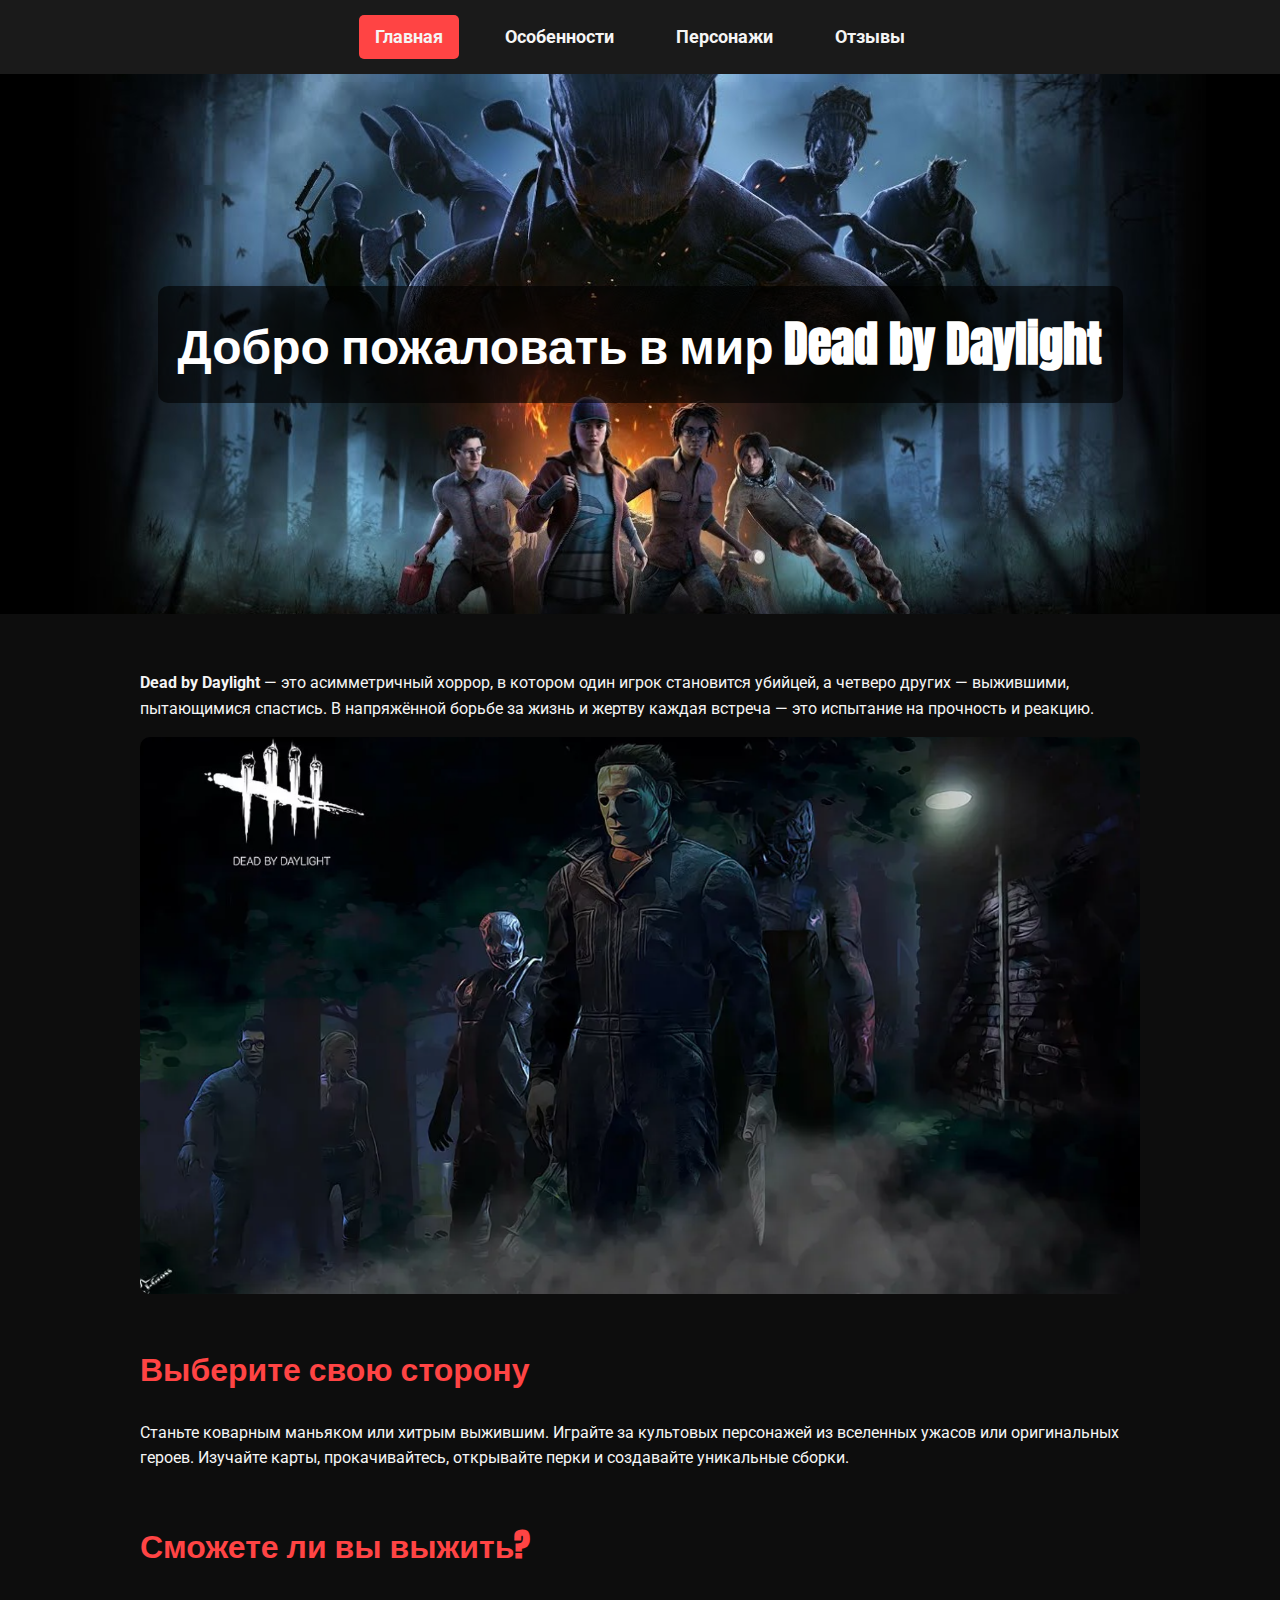
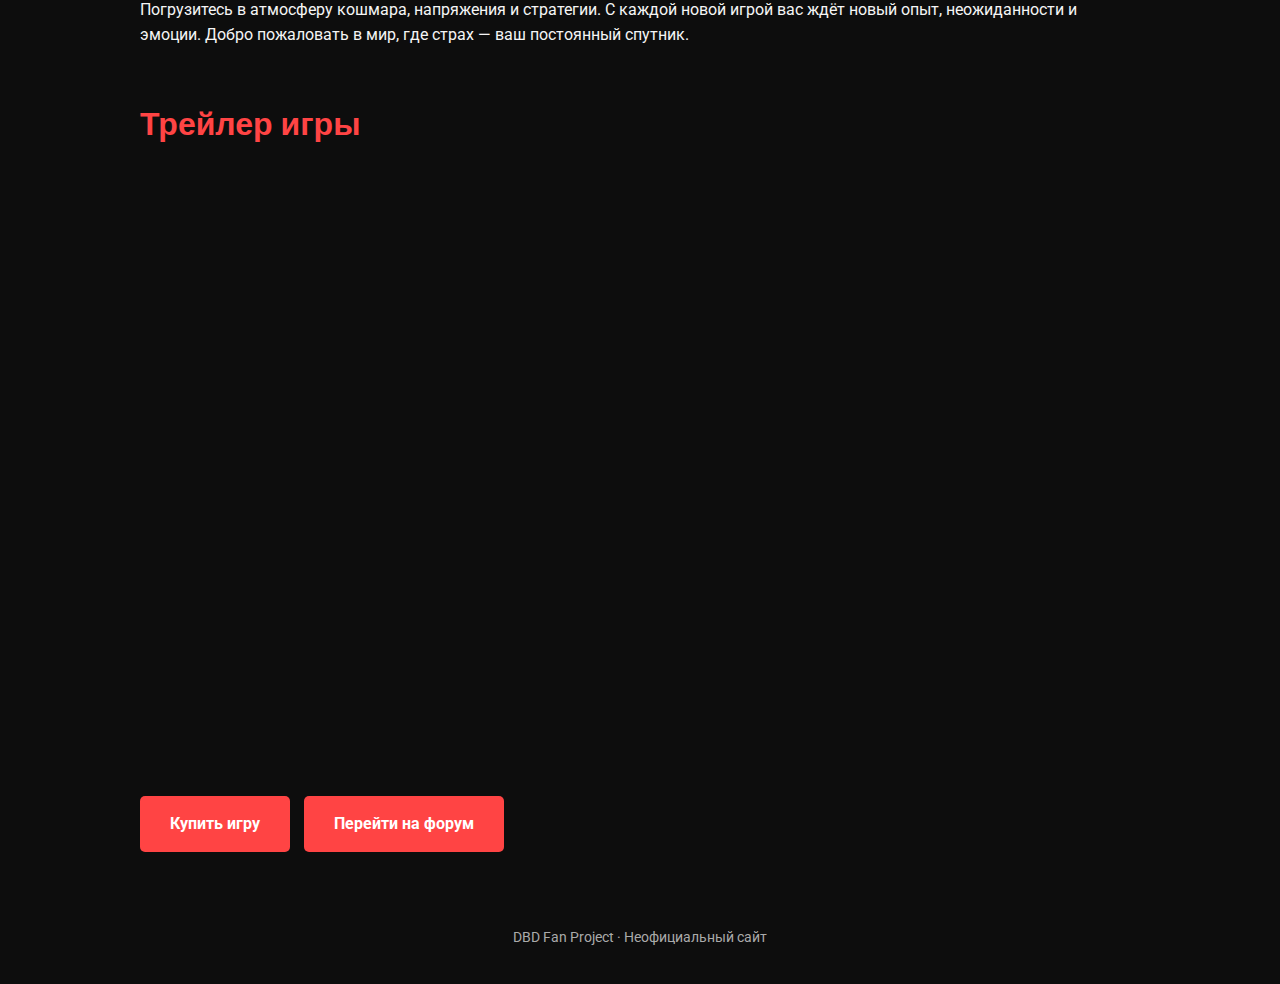
<file: index.html>
<!DOCTYPE html>
<html lang="ru">
<head>
  <meta charset="UTF-8">
  <link rel="manifest" href="manifest.json">
  <meta name="viewport" content="width=device-width, initial-scale=1.0">
  <title>Dead by Daylight — Добро пожаловать</title>
  <link href="https://fonts.googleapis.com/css2?family=Anton&family=Roboto&display=swap" rel="stylesheet">
  <style>
    body {
      margin: 0;
      padding: 0;
      font-family: 'Roboto', sans-serif;
      background-color: #0d0d0d; 
      /*background: url('fon.jpg');
      background-size: cover;*/
      color: #f5f5f5;
      line-height: 1.6;
    }

    nav {
      background-color: #1a1a1a;
      display: flex;
      justify-content: center;
      gap: 30px;
      padding: 15px 0;
    }

    nav a {
      color: #f5f5f5;
      text-decoration: none;
      font-weight: bold;
      font-size: 1.1em;
      padding: 8px 16px;
      border-radius: 5px;
      transition: background 0.3s ease;
    }

    nav a:hover, nav a.active {
      background-color: #ff4444;
    }
    img {
      border-radius: 10px;
      margin: 15px 0;
      display: block;
      transition: transform 0.3s ease, box-shadow 0.3s ease;
    }

    img:hover {
      transform: scale(1.03);
      box-shadow: 0 0 15px rgba(255, 68, 68, 0.6);
    }

    header {
      background: url('dbd_head.jpg') no-repeat center center;
      background-size: contain;
      background-color: black;
      height: 60vh;
      display: flex;
      align-items: center;
      justify-content: center;
      text-align: center;
      color: white;
    }

    header h1 {
      font-family: 'Anton', sans-serif;
      font-size: 3em;
      background: rgba(0, 0, 0, 0.6);
      padding: 20px;
      border-radius: 10px;
    }

    main {
      padding: 40px 20px;
      max-width: 1000px;
      margin: 0 auto;
    }

    h2 {
      font-family: 'Anton', sans-serif;
      font-size: 2em;
      color: #ff4444;
      margin-top: 1.5em;
    }

    ul {
      list-style-type: "• ";
      padding-left: 20px;
    }

    .button {
      display: inline-block;
      background: #ff4444;
      color: white;
      padding: 15px 30px;
      margin: 20px 10px 0 0;
      text-decoration: none;
      font-weight: bold;
      border-radius: 5px;
      transition: background 0.3s ease;
    }

    .button:hover {
      background: #cc0000;
    }

    footer {
      text-align: center;
      padding: 20px;
      color: #aaa;
      font-size: 0.9em;
    }

    @media (max-width: 600px) {
      header h1 {
        font-size: 2em;
      }
      nav {
        flex-direction: column;
        gap: 10px;
      }
    }
  </style>
</head>
<body>

  <nav>
    <a href="index.html" class="active">Главная</a>
    <a href="features.html">Особенности</a>
    <a href="characters.html">Персонажи</a>
    <a href="maps.html">Отзывы</a>
  </nav>

  <header>
    <h1>Добро пожаловать в мир Dead by Daylight</h1>
  </header>

  <main>
      <p><strong>Dead by Daylight</strong> — это асимметричный хоррор, в котором один игрок становится убийцей, а четверо других — выжившими, пытающимися спастись. В напряжённой борьбе за жизнь и жертву каждая встреча — это испытание на прочность и реакцию.</p>

    <img src="dbd_head3.png" alt="Скриншот игры Dead by Daylight" style="width: 100%; height: auto; max-width: 100%; border-radius: 10px; margin: 15px 0; display: block;">

    <h2>Выберите свою сторону</h2>
    <p>Станьте коварным маньяком или хитрым выжившим. Играйте за культовых персонажей из вселенных ужасов или оригинальных героев. Изучайте карты, прокачивайтесь, открывайте перки и создавайте уникальные сборки.</p>

    <h2>Сможете ли вы выжить?</h2>
    <p>Погрузитесь в атмосферу кошмара, напряжения и стратегии. С каждой новой игрой вас ждёт новый опыт, неожиданности и эмоции. Добро пожаловать в мир, где страх — ваш постоянный спутник.</p>

    <h2>Трейлер игры</h2>
    <div style="position: relative; padding-bottom: 56.25%; height: 0; overflow: hidden; margin-top: 20px; margin-bottom: 40px; border-radius: 10px;">
      <iframe 
        src="https://rutube.ru/play/embed/25c4bbc6a79223926a83f1ebf02ae141"
        frameborder="0"
        allow="autoplay; fullscreen"
        allowfullscreen
        style="position: absolute; top: 0; left: 0; width: 100%; height: 100%;">
      </iframe>
    </div>
    <a href="https://store.steampowered.com/app/381210/Dead_by_Daylight/" class="button">Купить игру</a>
    <a href="https://forums.bhvr.com/dead-by-daylight/" class="button">Перейти на форум</a>
  </main>

  <footer>
    <p>DBD Fan Project · Неофициальный сайт</p>
  </footer>
<script>
  if ('serviceWorker' in navigator) {
    navigator.serviceWorker.register('service-worker.js')
      .then(() => console.log('Service Worker зарегистрирован'))
      .catch(err => console.log('SW ошибка:', err));
  }
</script>
</body>
</html>
</file>
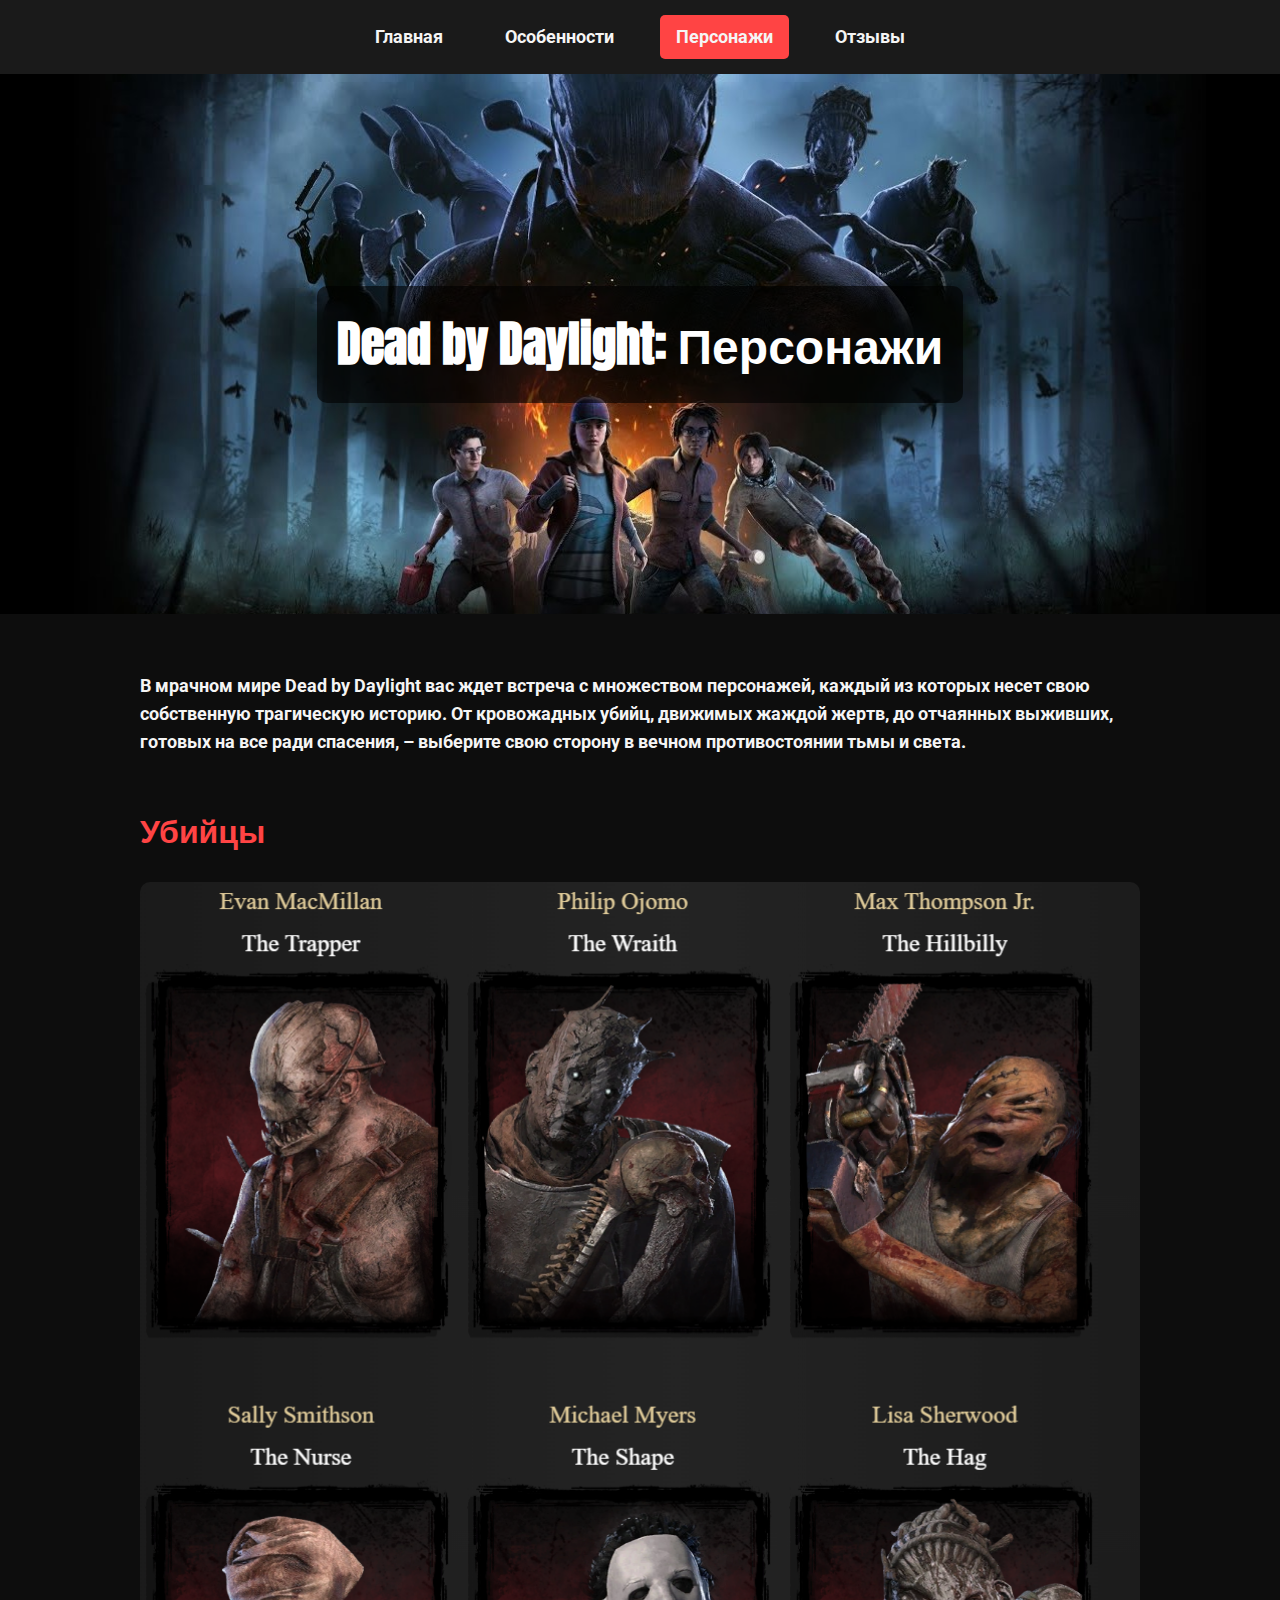
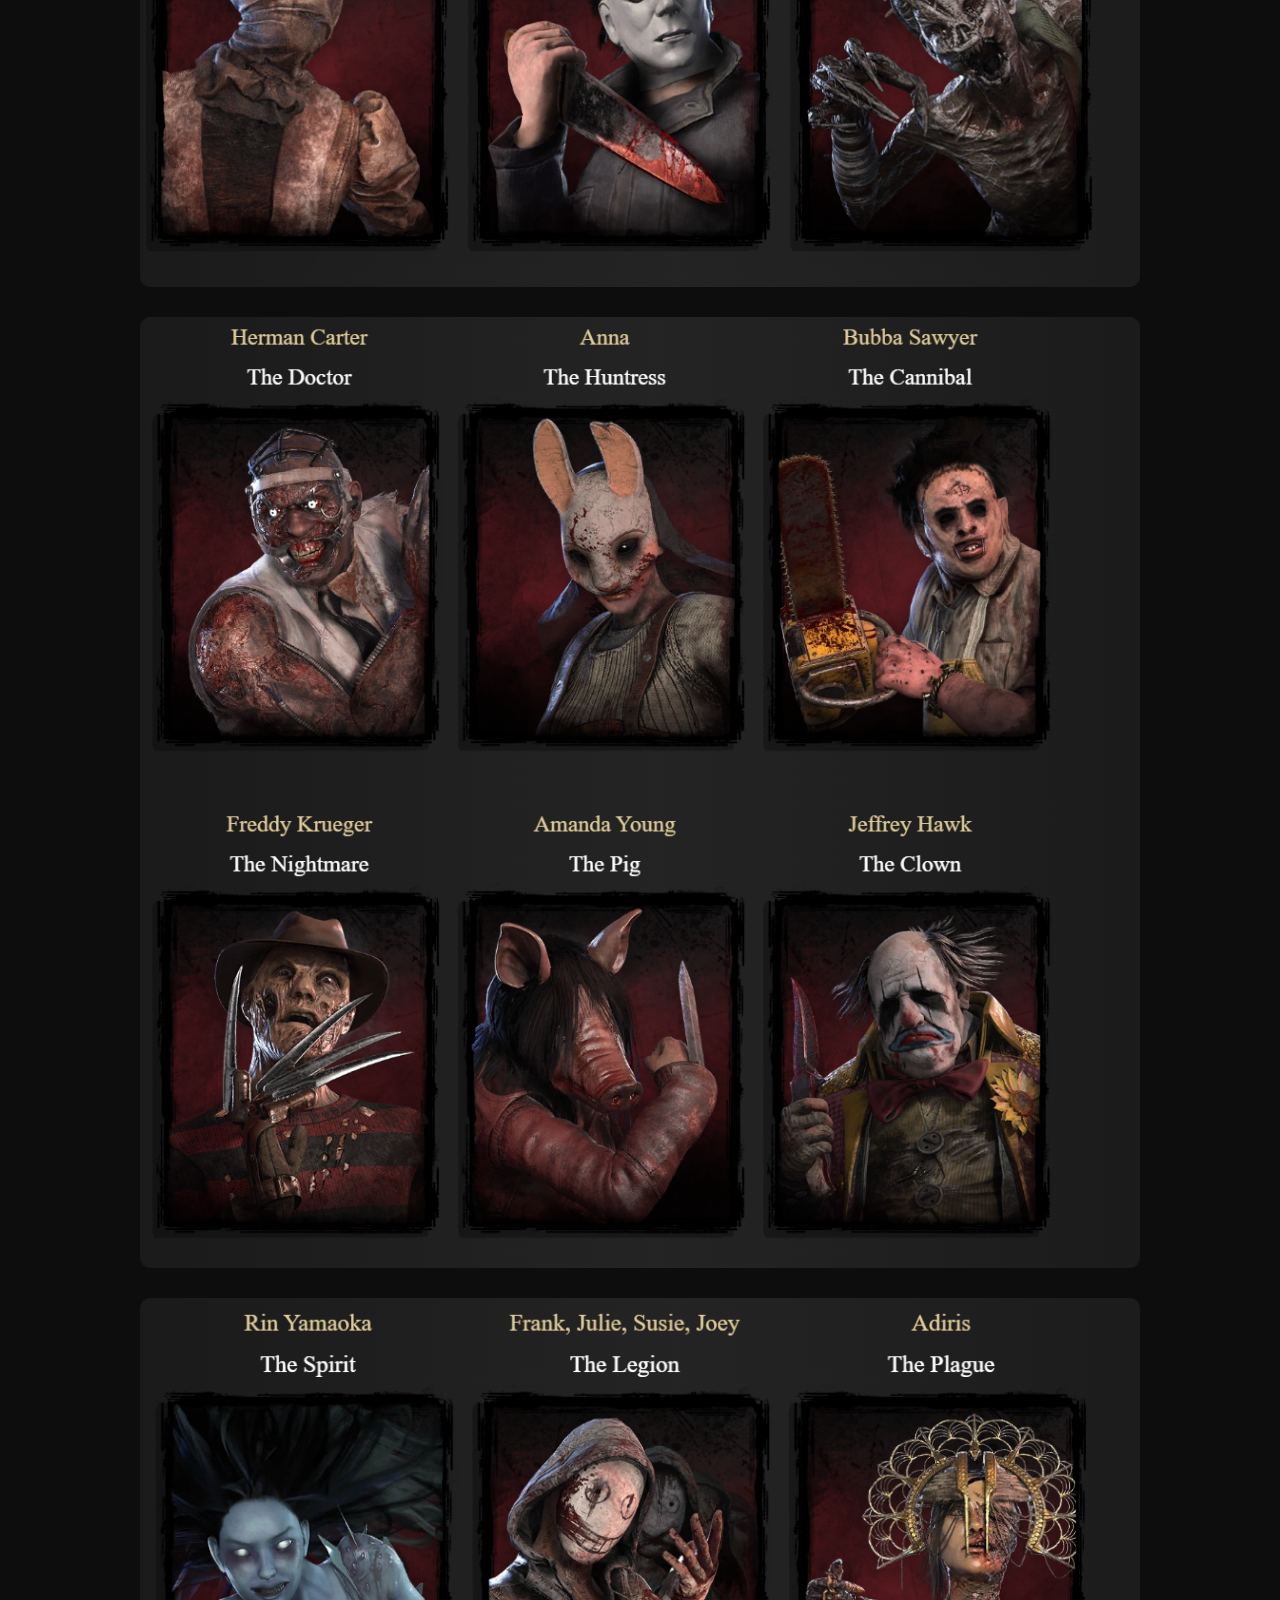
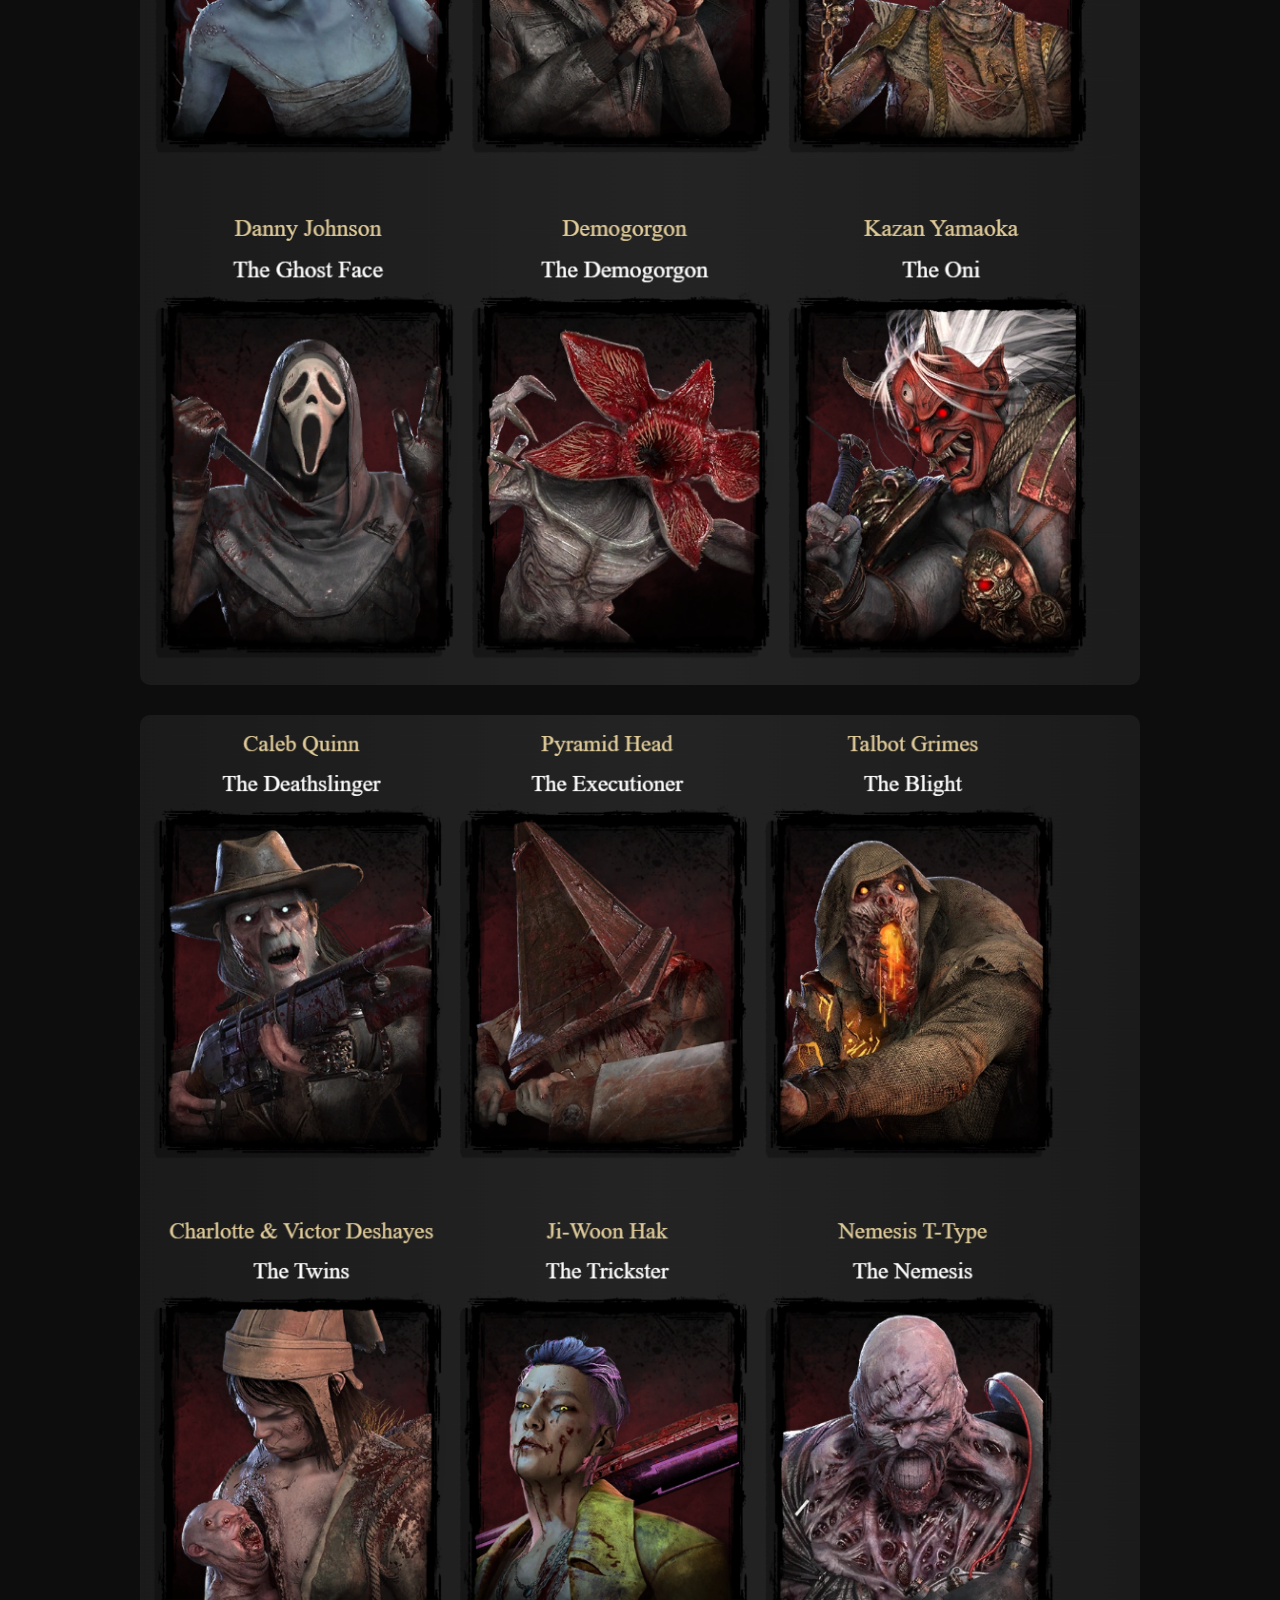
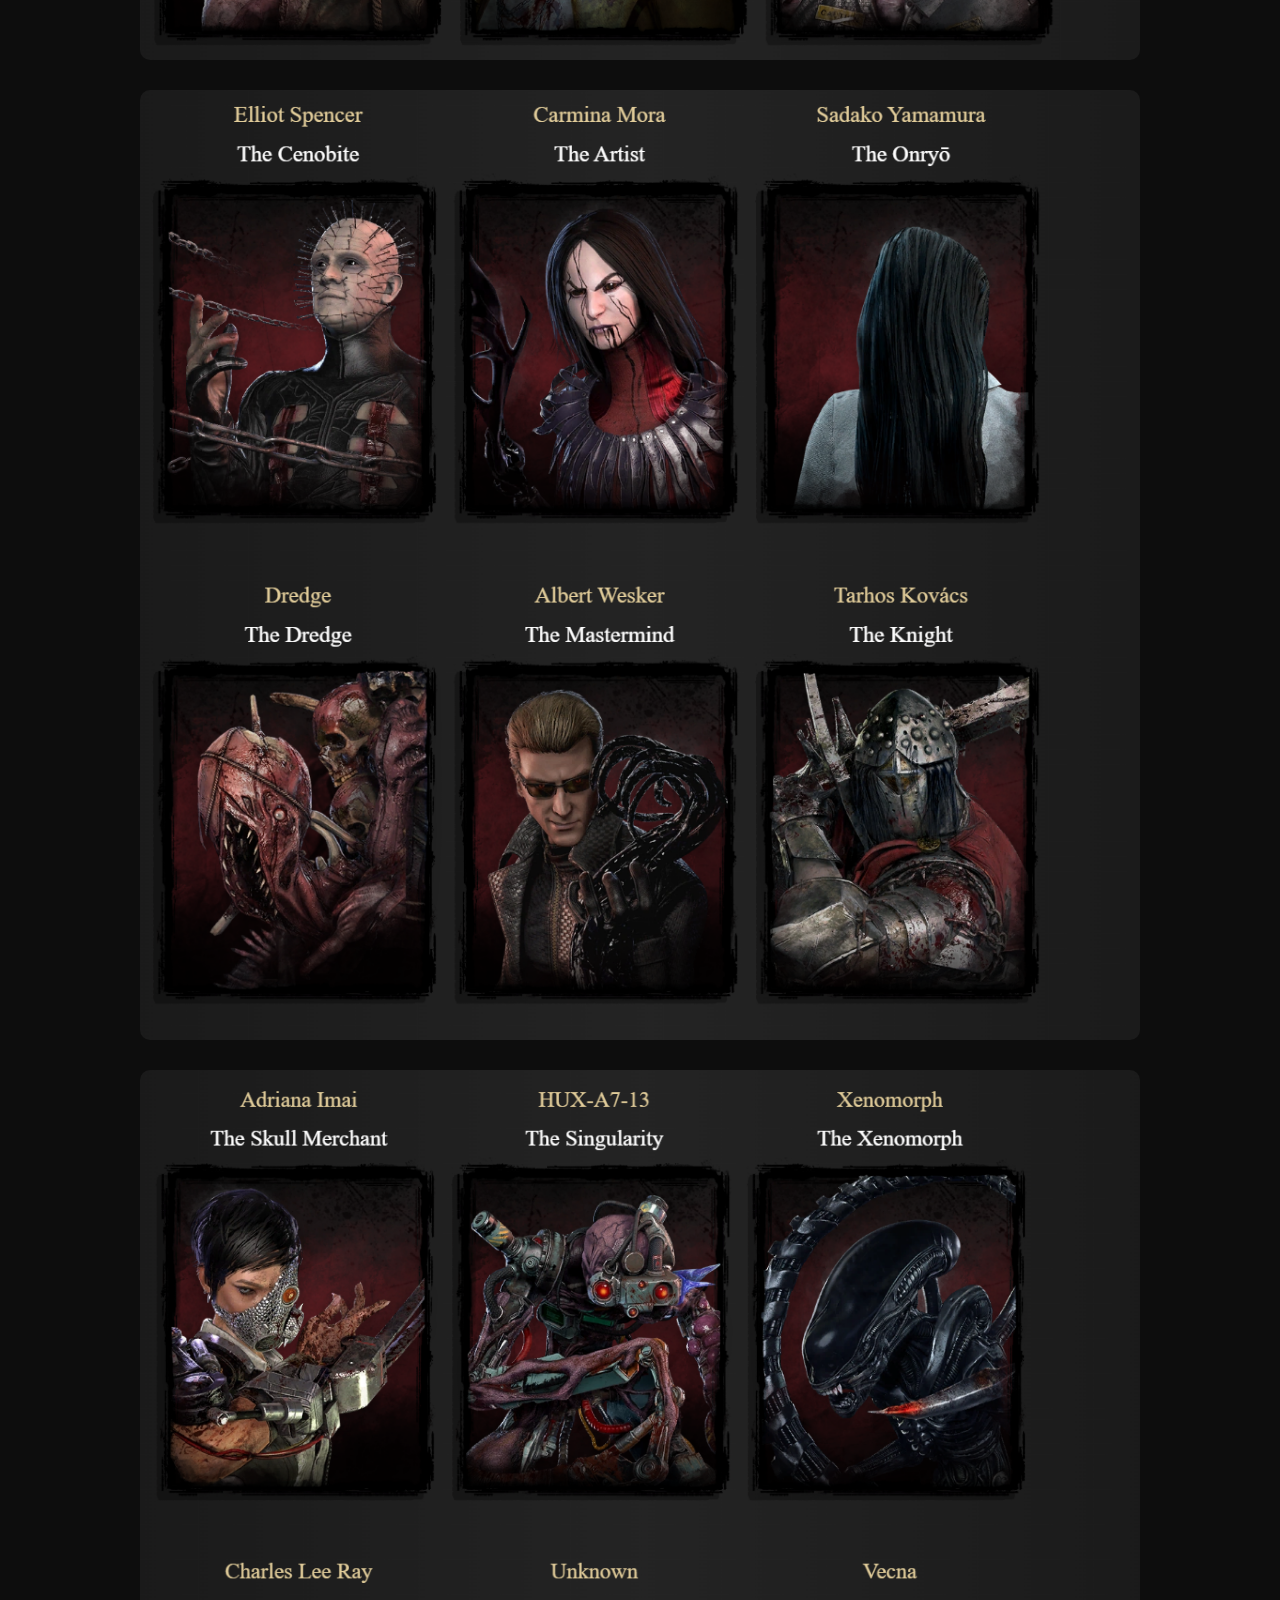
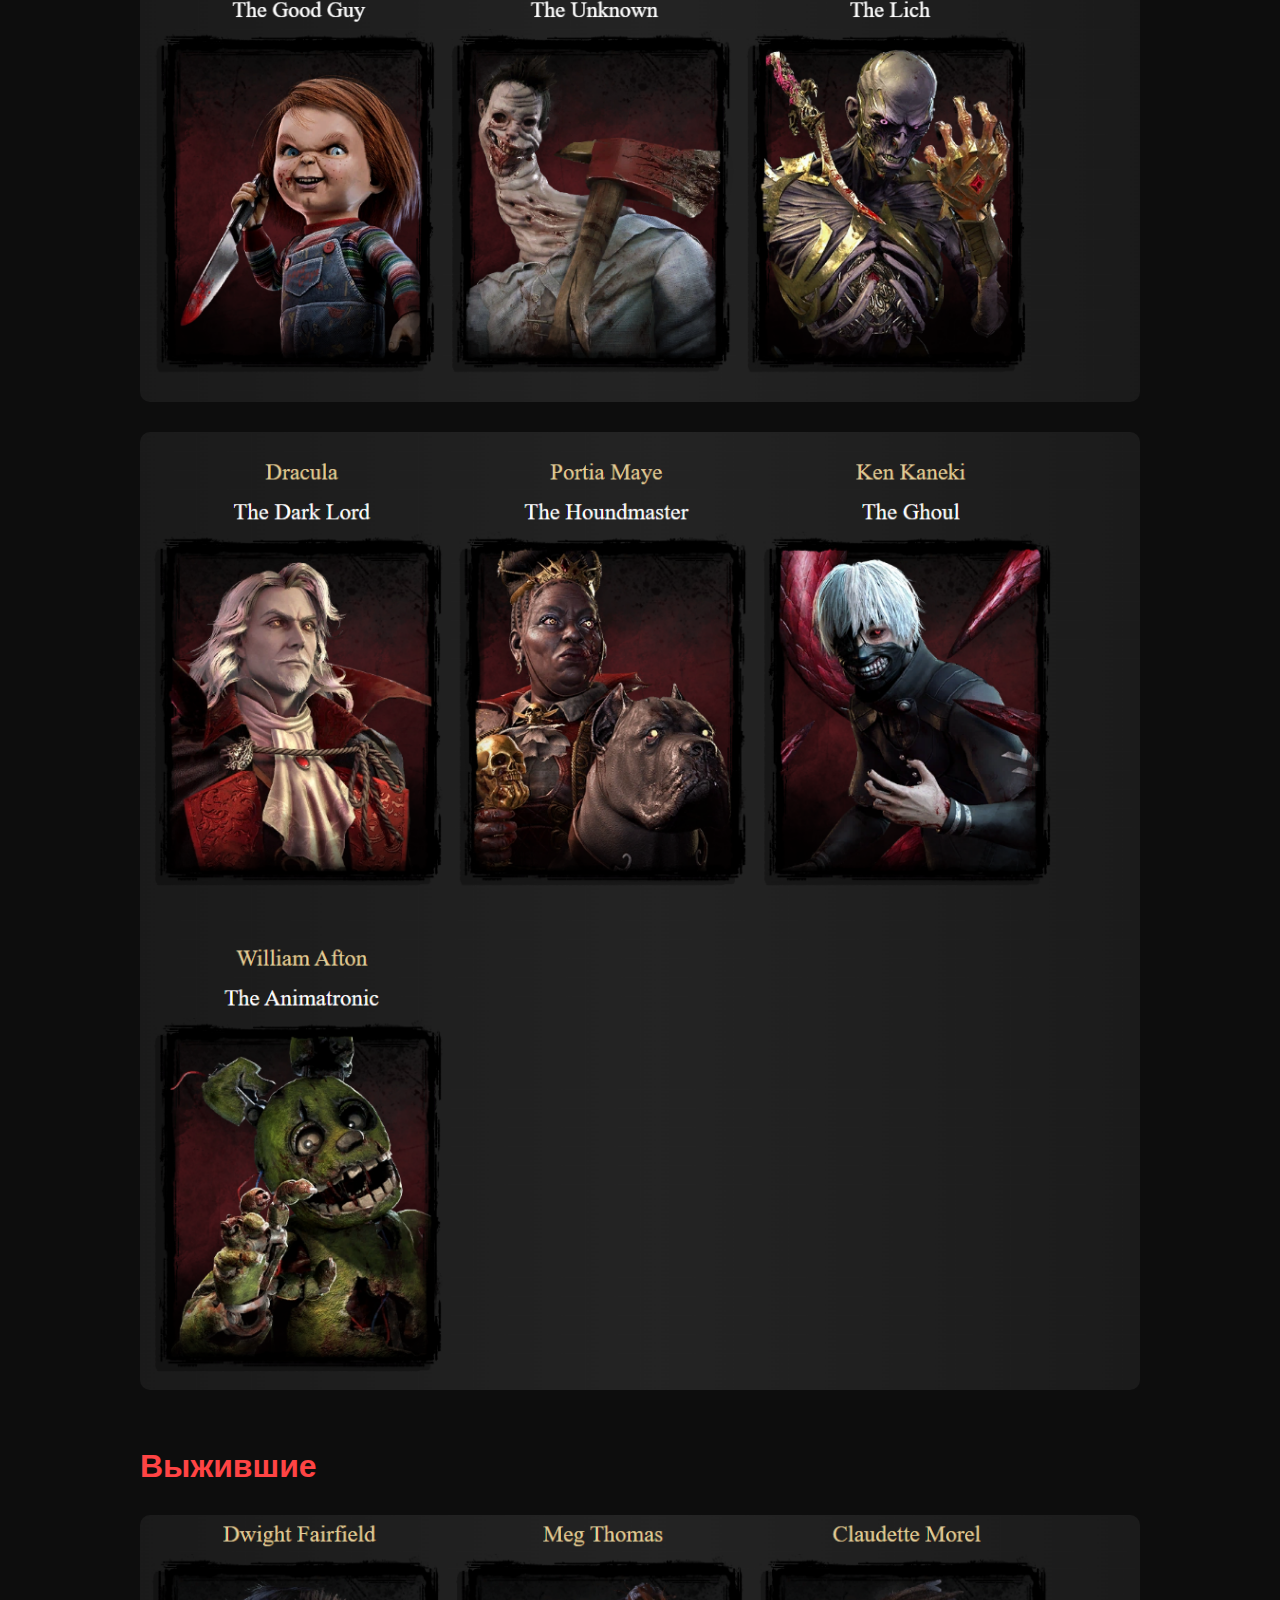
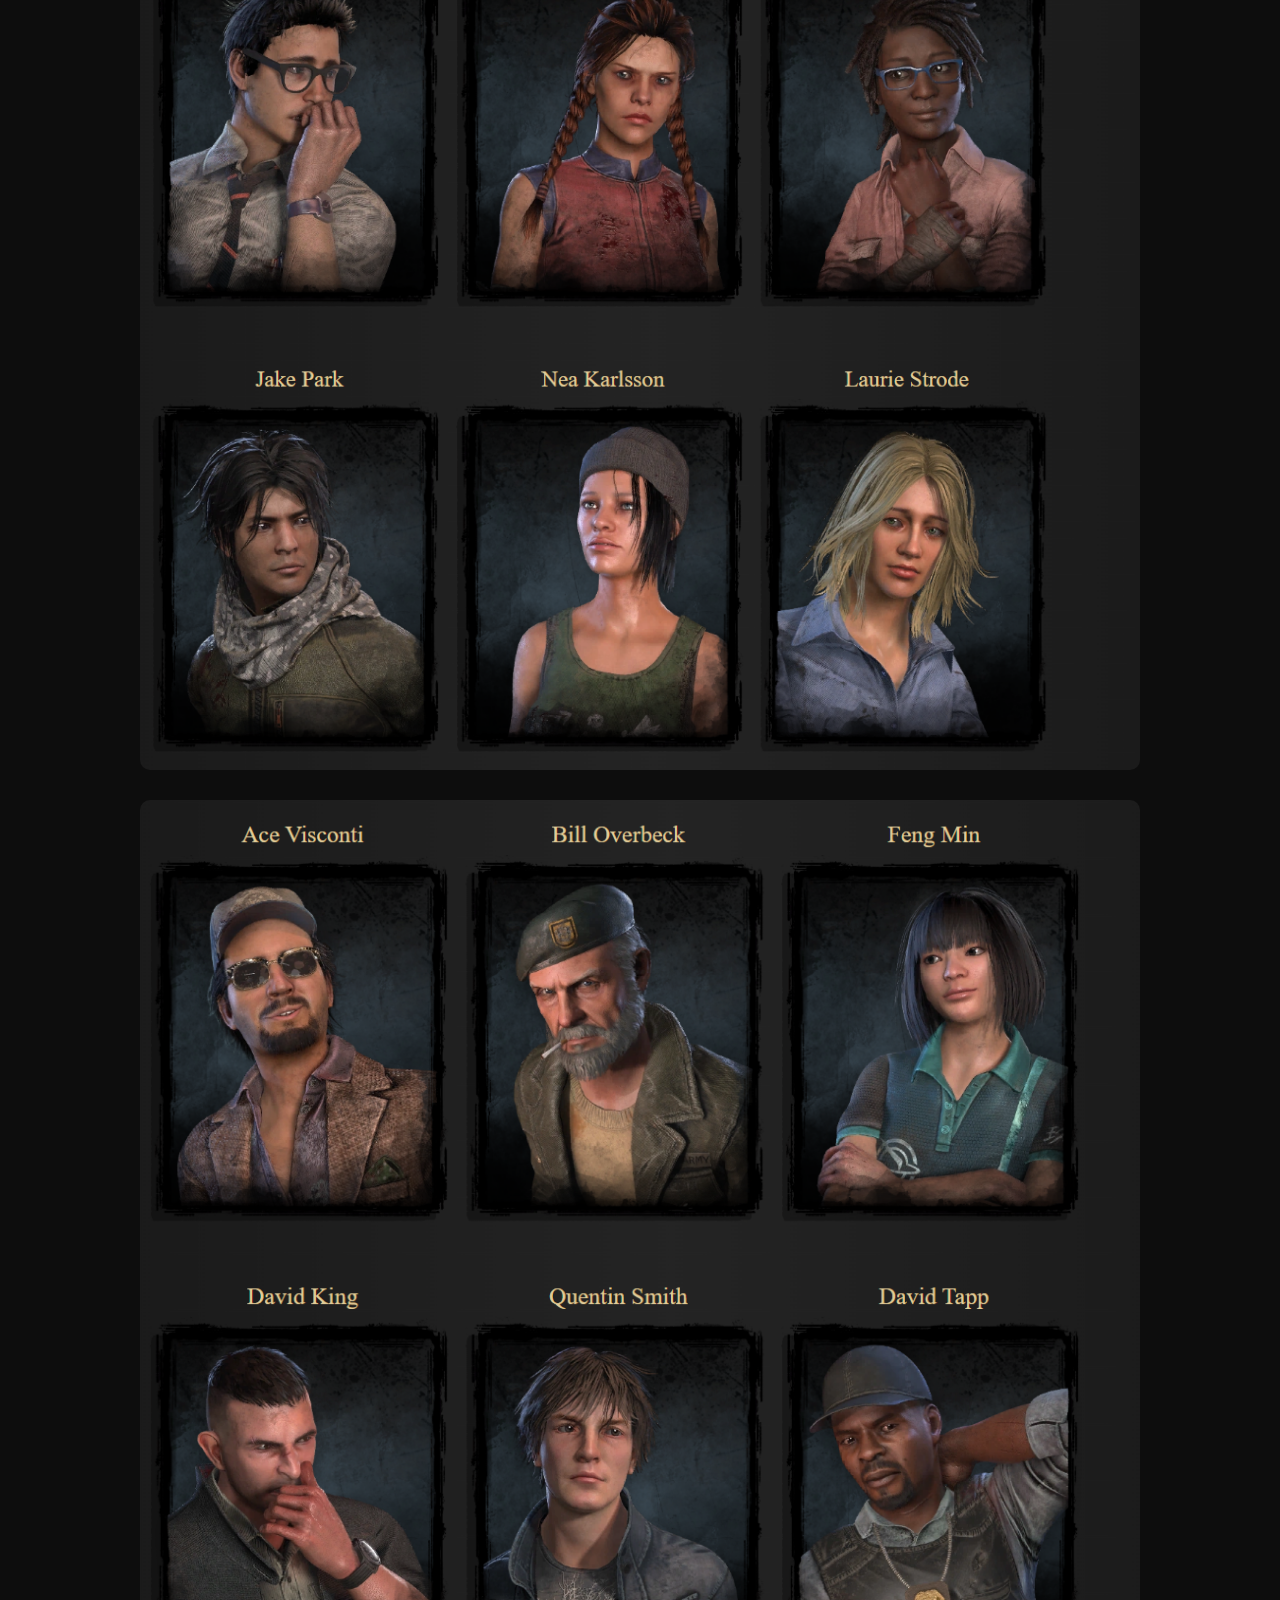
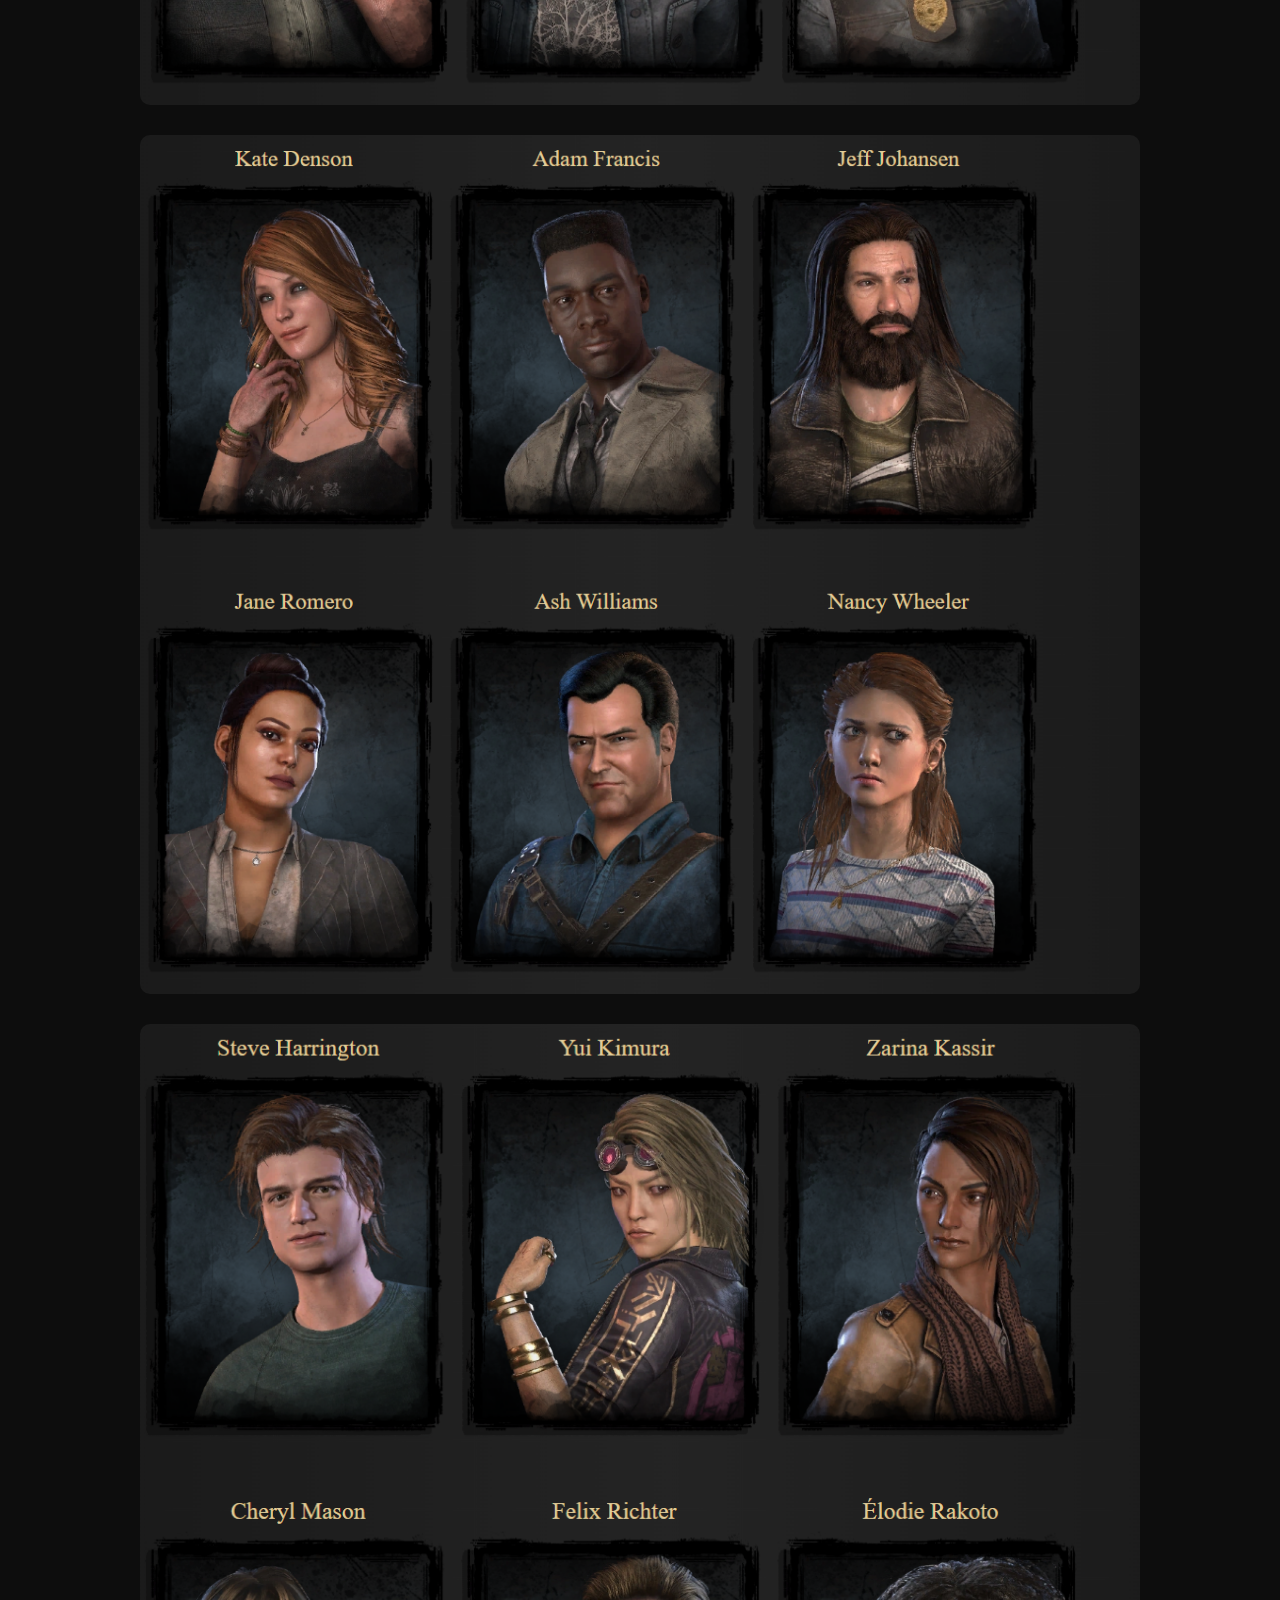
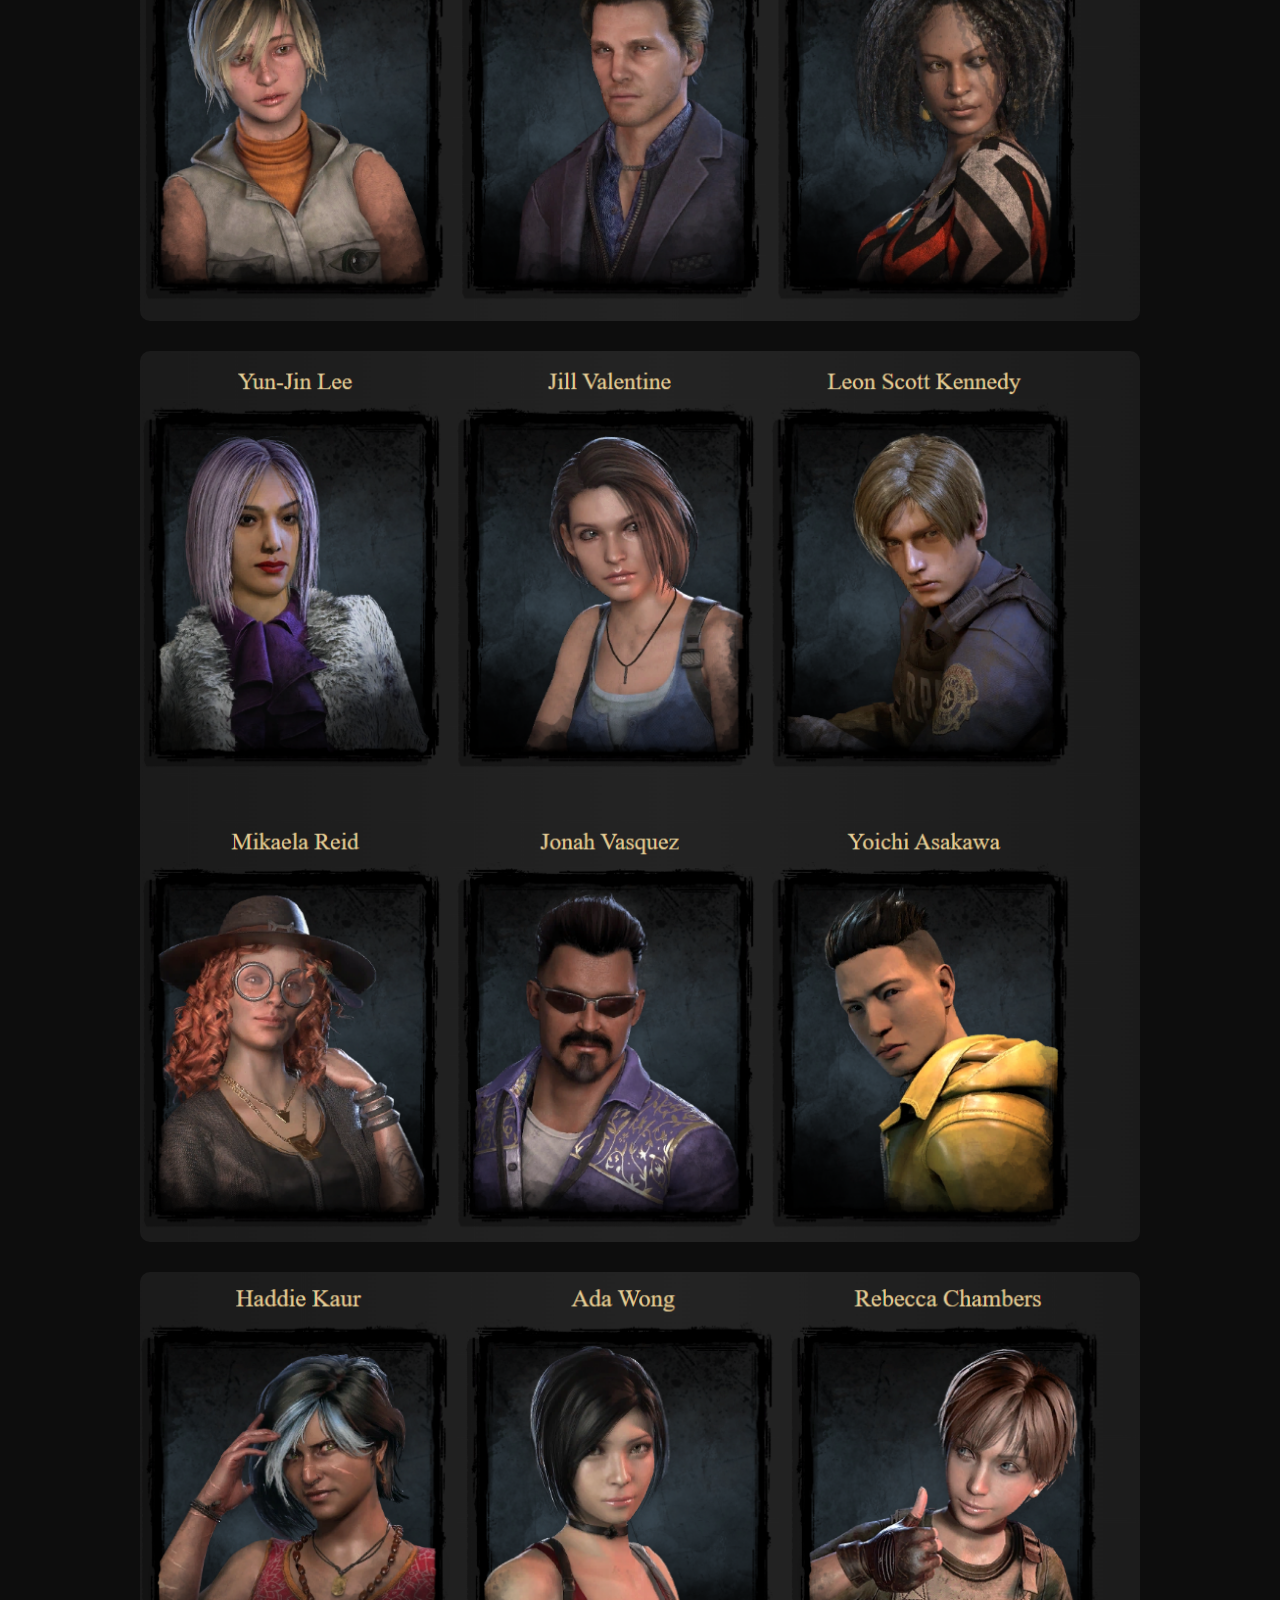
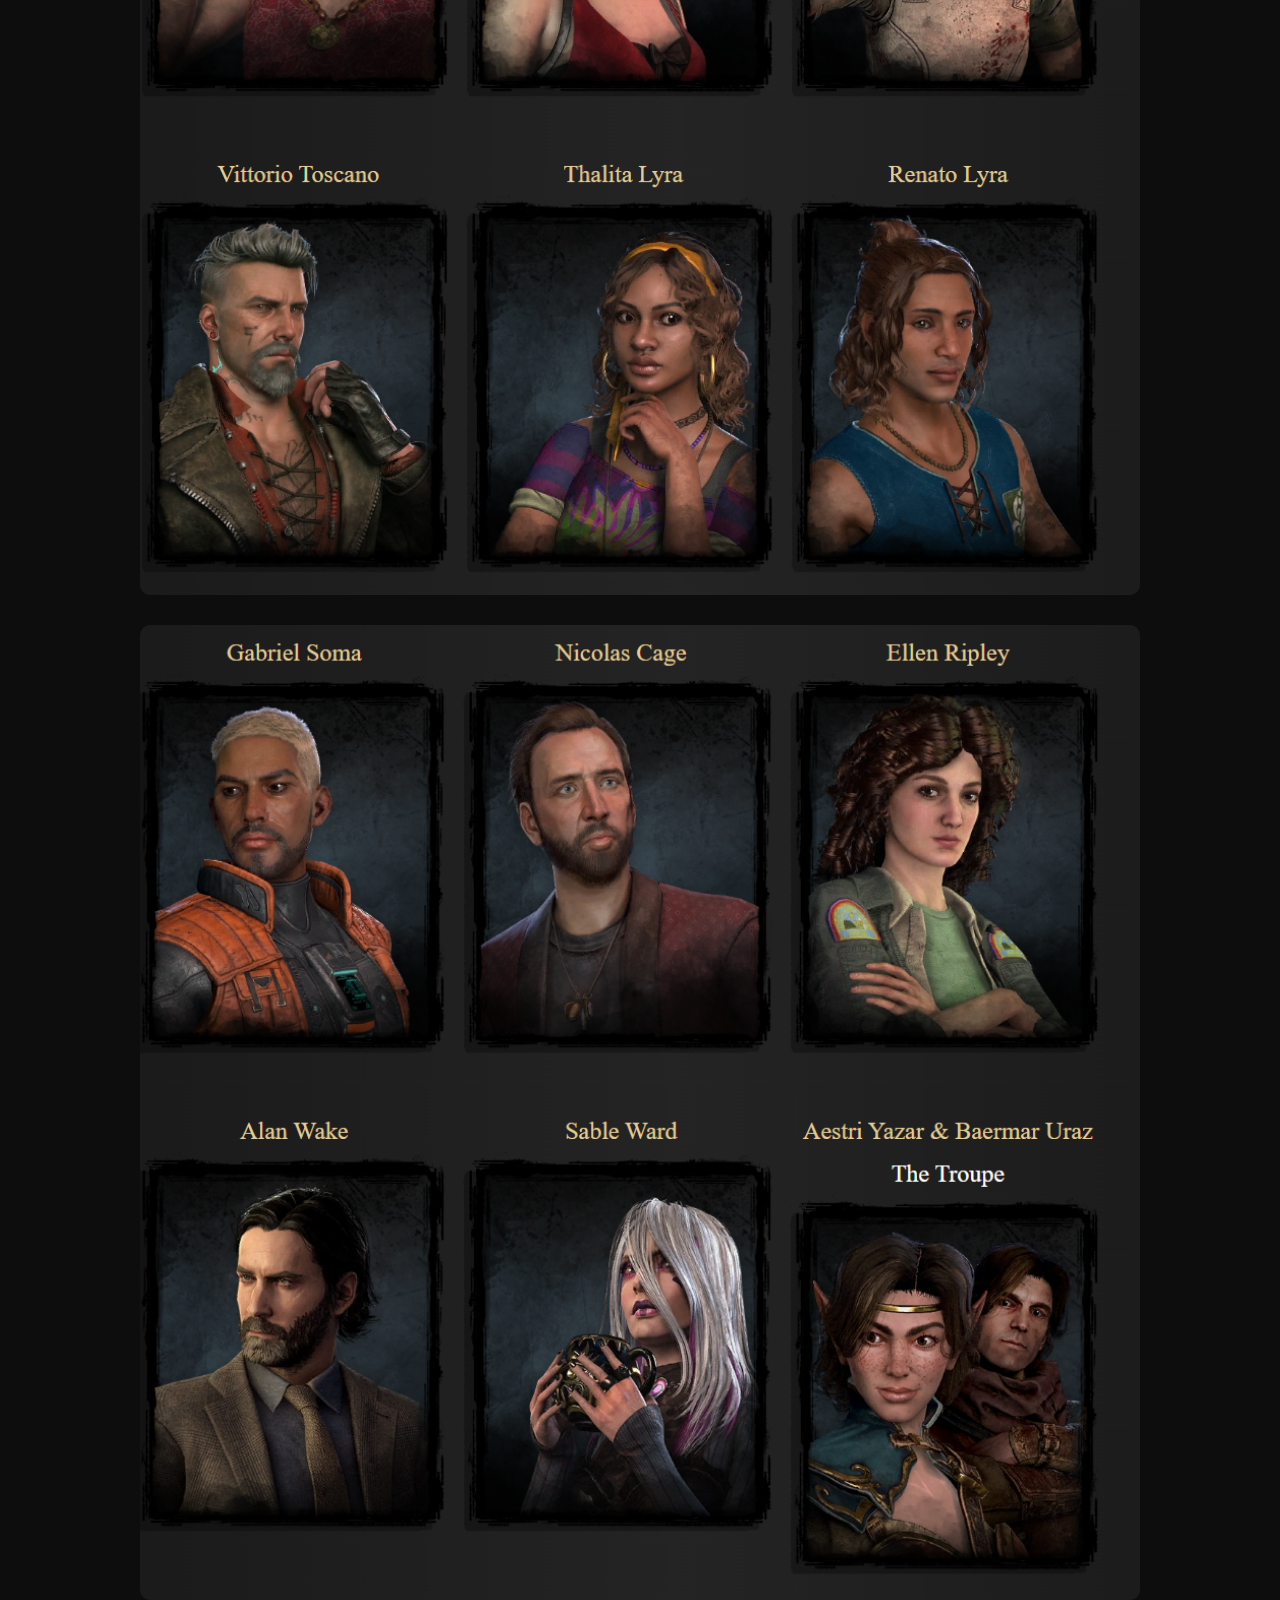
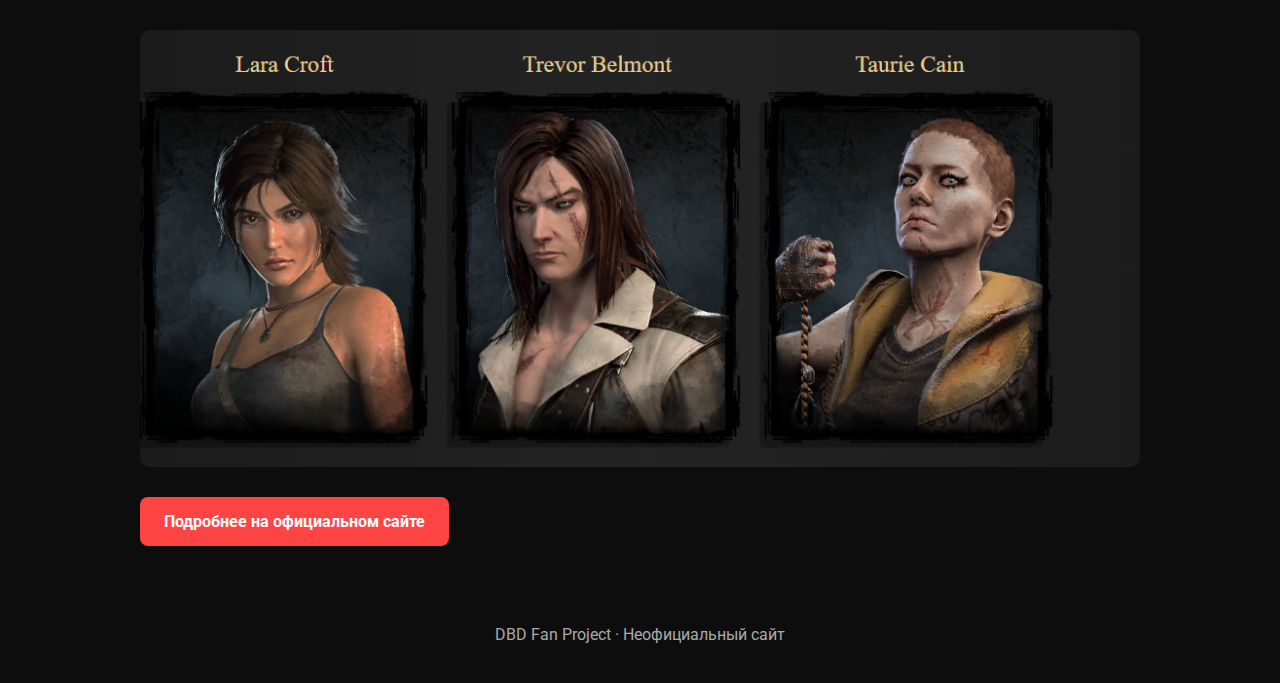
<file: characters.html>
<!DOCTYPE html>
<html lang="ru">
<head>
  <link rel="manifest" href="manifest.json">
  <meta charset="UTF-8">
  <meta name="viewport" content="width=device-width, initial-scale=1.0">
  <title>Dead by Daylight: Персонажи</title>
  <link href="https://fonts.googleapis.com/css2?family=Anton&family=Roboto&display=swap" rel="stylesheet">
  <style>
    body {
      margin: 0;
      padding: 0;
      font-family: 'Roboto', sans-serif;
      background-color: #0d0d0d;
      color: #f5f5f5;
      line-height: 1.6;
    }

    nav {
      background-color: #1a1a1a;
      display: flex;
      justify-content: center;
      gap: 30px;
      padding: 15px 0;
    }

    nav a {
      color: #f5f5f5;
      text-decoration: none;
      font-weight: bold;
      font-size: 1.1em;
      padding: 8px 16px;
      border-radius: 5px;
      transition: background 0.3s ease;
    }

    nav a:hover, nav a.active {
      background-color: #ff4444;
    }

    header {
      background: url('dbd_head.jpg') no-repeat center center;
      background-size: contain;
      background-color: black;
      height: 60vh;
      display: flex;
      align-items: center;
      justify-content: center;
      text-align: center;
      color: white;
    }

    header h1 {
      font-family: 'Anton', sans-serif;
      font-size: 3em;
      background: rgba(0, 0, 0, 0.6);
      padding: 20px;
      border-radius: 10px;
    }

    main {
      padding: 40px 20px;
      max-width: 1000px;
      margin: 0 auto;
    }

    h2 {
      font-family: 'Anton', sans-serif;
      font-size: 2em;
      color: #ff4444;
      margin-top: 1.5em;
    }
    img {
      border-radius: 10px;
      margin: 15px 0;
      display: block;
      transition: transform 0.3s ease, box-shadow 0.3s ease;
    }

    img:hover {
      transform: scale(1.03);
      box-shadow: 0 0 15px rgba(255, 68, 68, 0.6);
    }

    p {
      font-size: 1.1em;
    }

    .gallery {
      display: grid;
      grid-template-columns: 1fr;
      gap: 30px;
      margin-top: 20px;
    }

    .gallery img {
      width: 100%;
      max-width: 1000px;
      height: auto;
      border-radius: 10px;
      display: block;
      margin: 0 auto;
    }

    .link-button {
      display: inline-block;
      margin-top: 30px;
      padding: 12px 24px;
      background-color: #ff4444;
      color: white;
      text-decoration: none;
      border-radius: 8px;
      font-weight: bold;
      transition: background 0.3s ease;
    }

    .link-button:hover {
      background-color: #cc0000;
    }

    footer {
      text-align: center;
      padding: 20px;
      color: #aaa;
      font-size: 0.9em;
    }

    @media (max-width: 600px) {
      header h1 {
        font-size: 2em;
      }
      nav {
        flex-direction: column;
        gap: 10px;
      }
      .gallery {
        grid-template-columns: 1fr;
      }
    }
  </style>
</head>
<body>

  <!-- Навигация -->
  <nav>
    <a href="index.html">Главная</a>
    <a href="features.html">Особенности</a>
    <a href="characters.html" class="active">Персонажи</a>
    <a href="maps.html">Отзывы</a>
  </nav>

  <!-- Шапка -->
  <header>
    <h1>Dead by Daylight: Персонажи</h1>
  </header>

  <!-- Основной контент -->
  <main>
    <p><strong>В мрачном мире Dead by Daylight вас ждет встреча с множеством персонажей, каждый из которых несет свою собственную трагическую историю. От кровожадных убийц, движимых жаждой жертв, до отчаянных выживших, готовых на все ради спасения, – выберите свою сторону в вечном противостоянии тьмы и света.</strong></p>

    <h2>Убийцы</h2>
    <div class="gallery">
      <img src="killer1.png" alt="Убийца 1">
      <img src="killer2.png" alt="Убийца 2">
      <img src="killer3.png" alt="Убийца 3">
      <img src="killer4.png" alt="Убийца 4">
      <img src="killer5.png" alt="Убийца 5">
      <img src="killer6.png" alt="Убийца 6">
      <img src="killer7.png" alt="Убийца 7">
    </div>

    <h2>Выжившие</h2>
    <div class="gallery">
      <img src="surv1.png" alt="Выживший 1">
      <img src="surv2.png" alt="Выживший 2">
      <img src="surv3.png" alt="Выживший 3">
      <img src="surv4.png" alt="Выживший 4">
      <img src="surv5.png" alt="Выживший 5">
      <img src="surv6.png" alt="Выживший 6">
      <img src="surv7.png" alt="Выживший 7">
      <img src="surv8.png" alt="Выживший 8">
    </div>

    <a class="link-button" href="https://deadbydaylight.com/characters" target="_blank">Подробнее на официальном сайте</a>
  </main>

  <footer>
    <p>DBD Fan Project · Неофициальный сайт</p>
  </footer>
<script>
  if ('serviceWorker' in navigator) {
    navigator.serviceWorker.register('service-worker.js');
  }
</script>
</body>
</html>
</file>
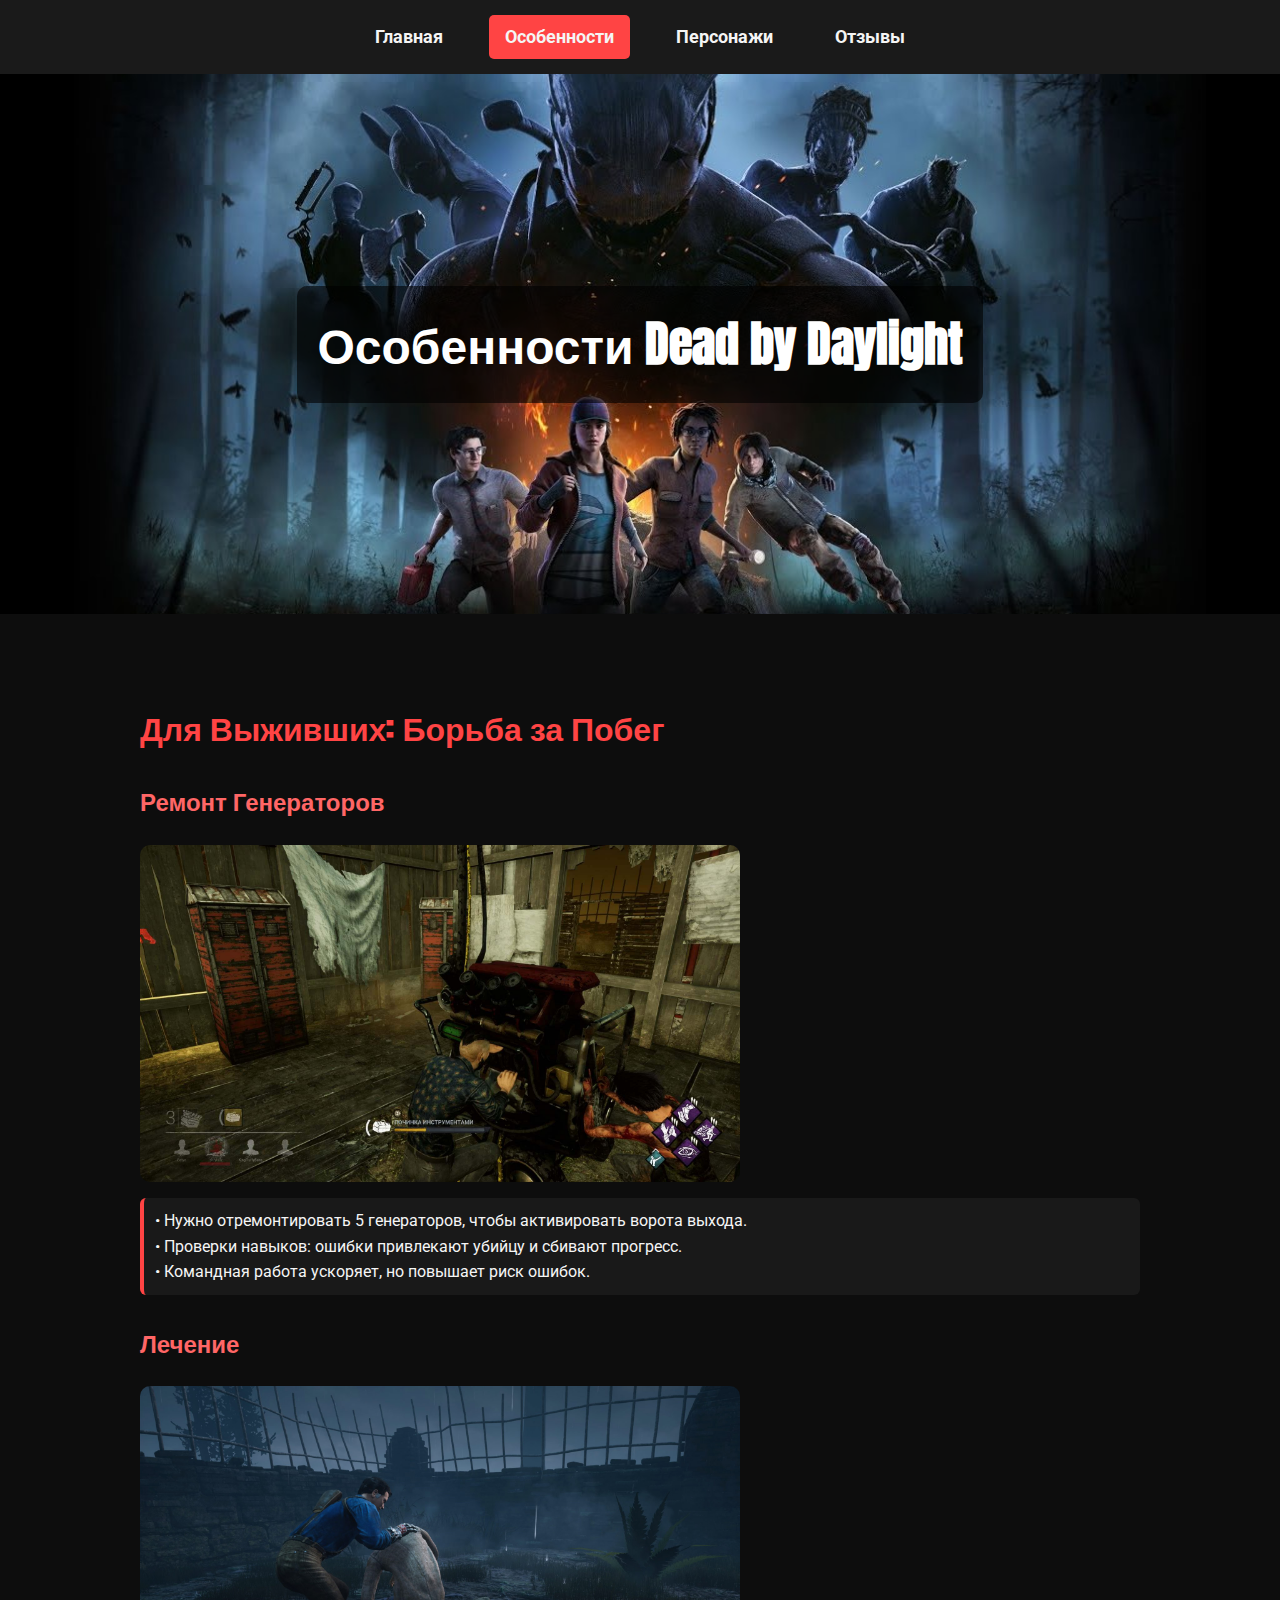
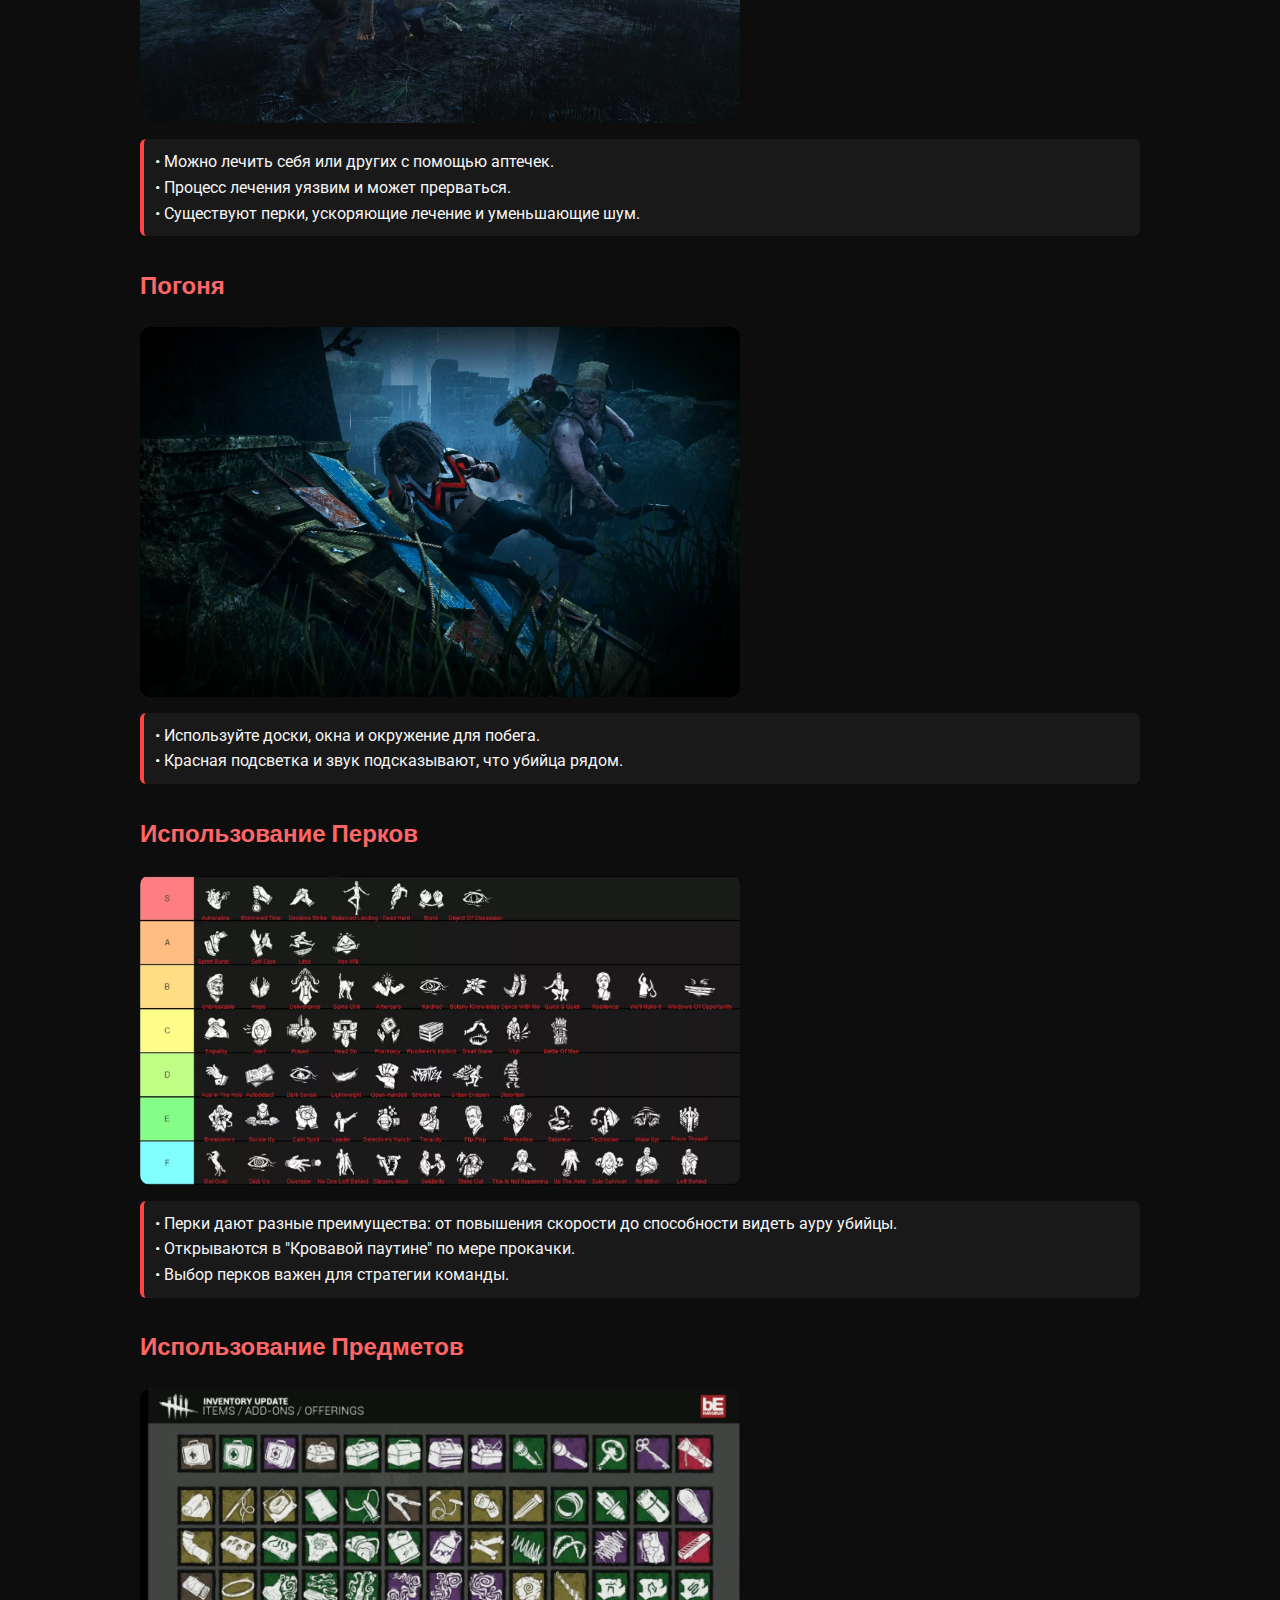
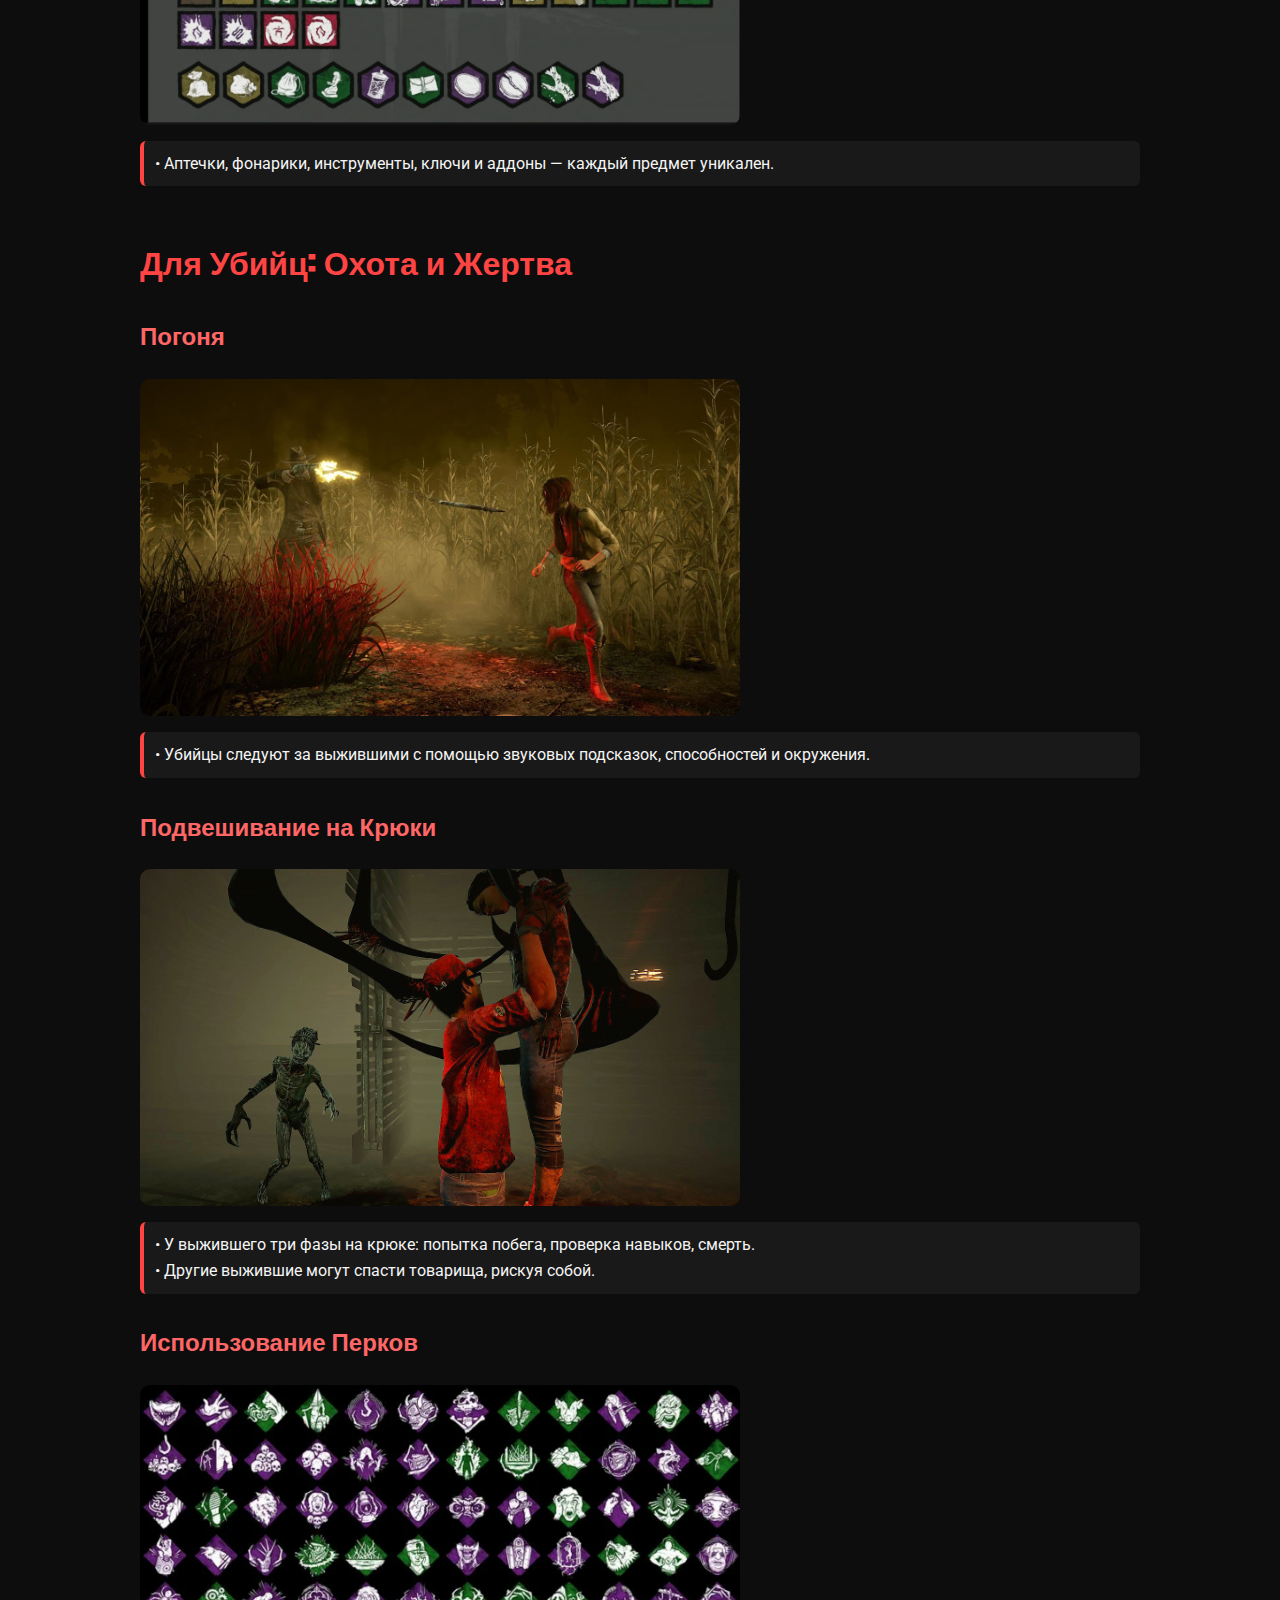
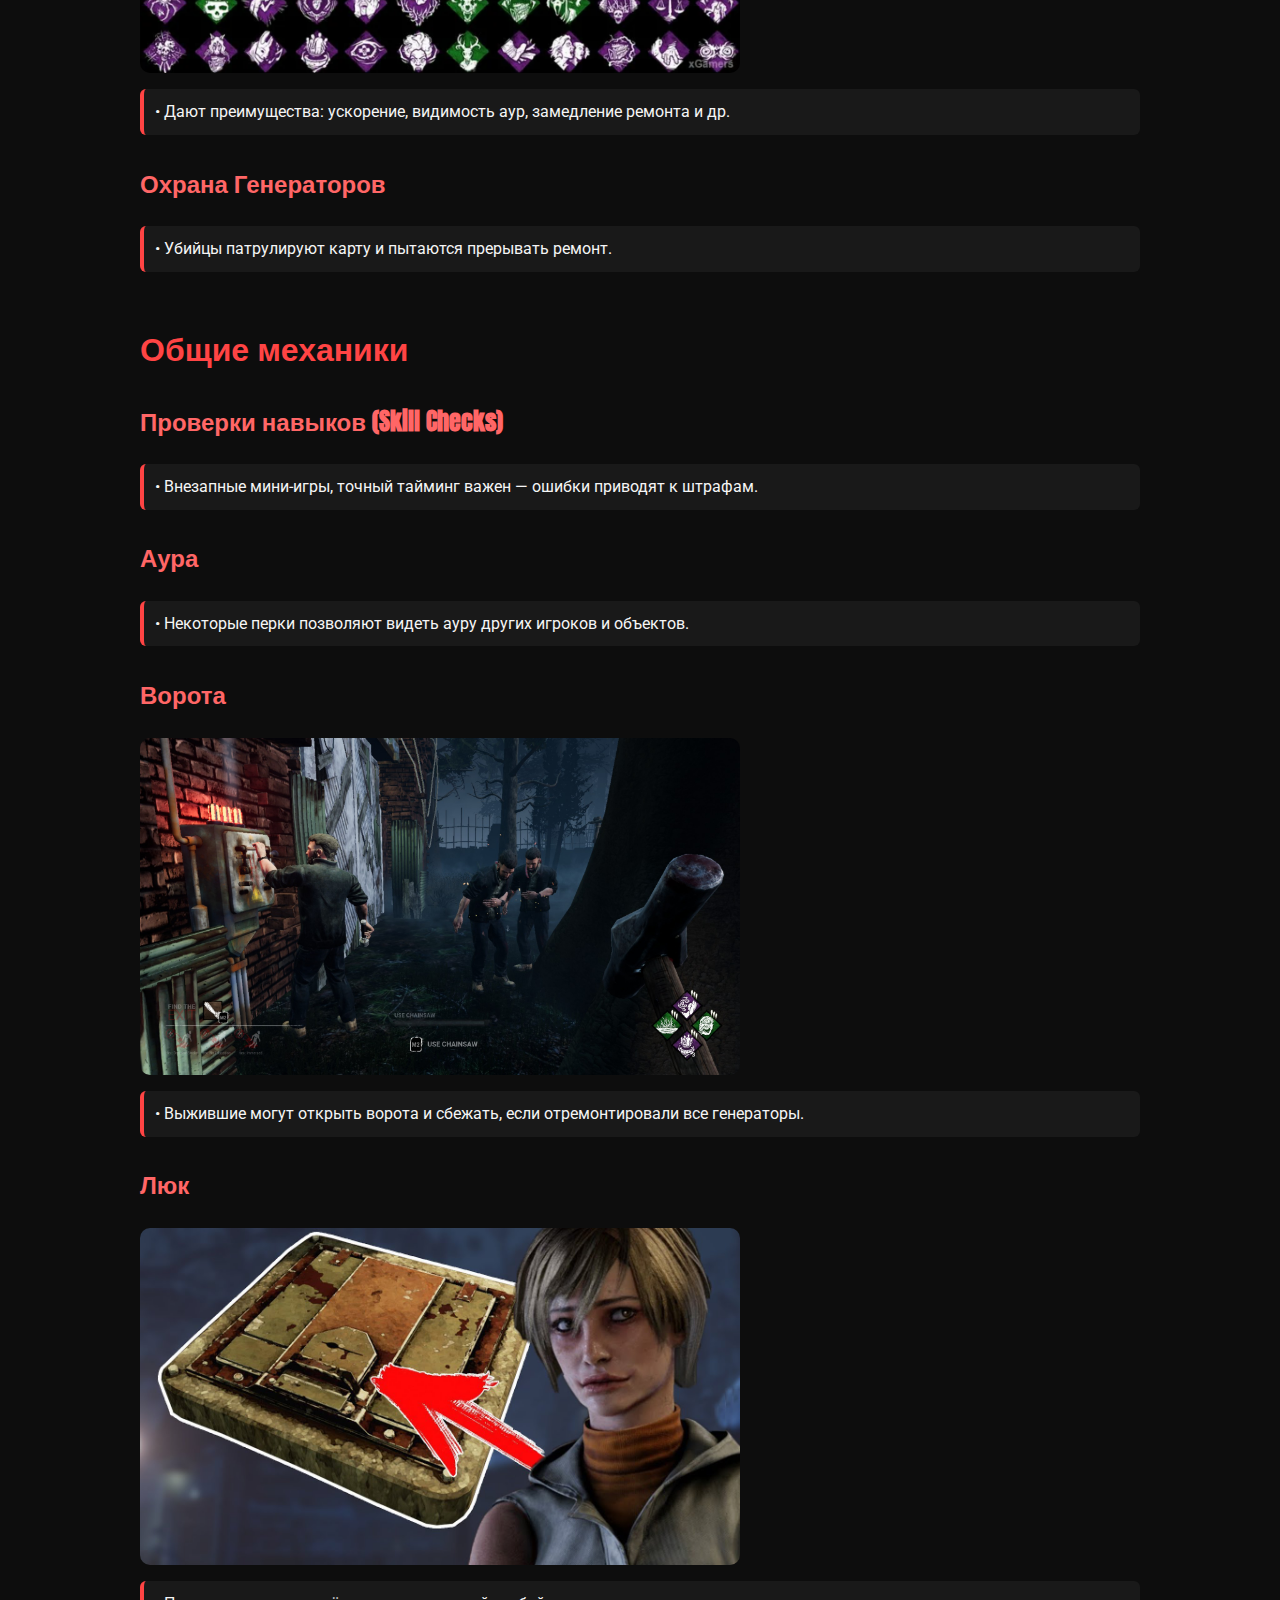
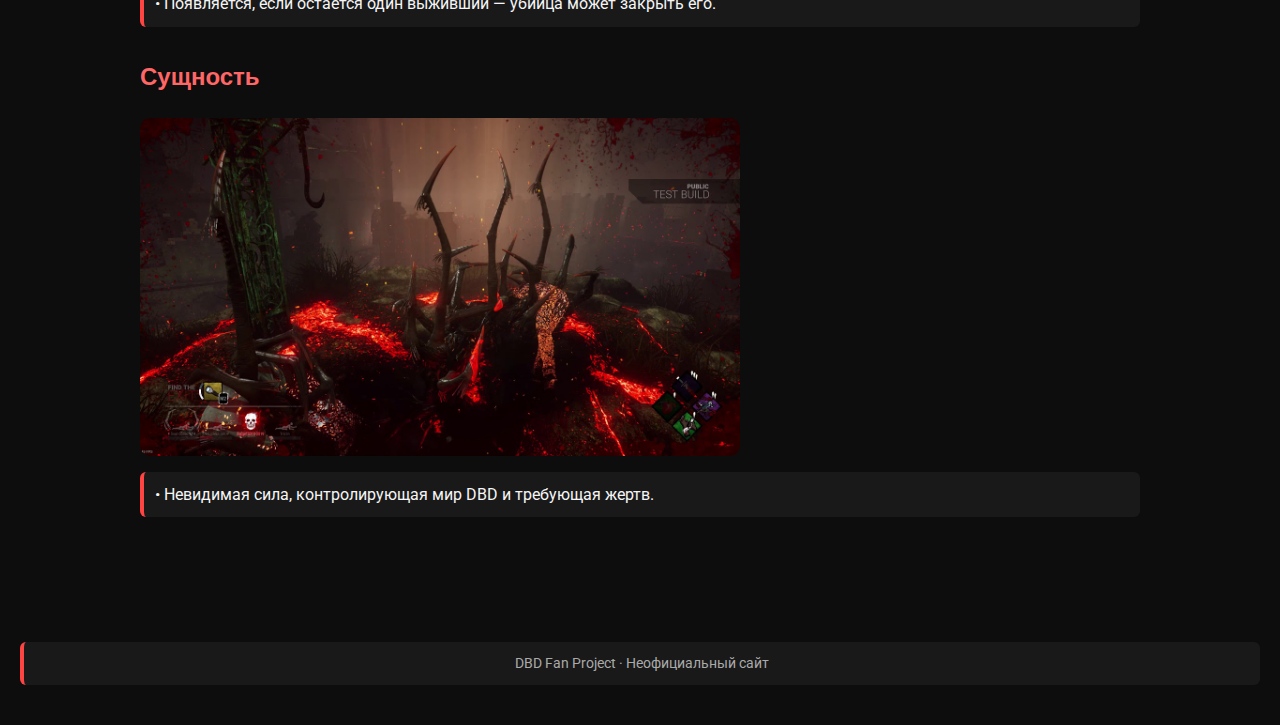
<file: features.html>
<!DOCTYPE html>
<html lang="ru">
<head>
  <link rel="manifest" href="manifest.json">
  <meta charset="UTF-8" />
  <meta name="viewport" content="width=device-width, initial-scale=1.0"/>
  <title>Dead by Daylight — Особенности</title>
  <link href="https://fonts.googleapis.com/css2?family=Anton&family=Roboto&display=swap" rel="stylesheet"/>
  <style>
    body {
      margin: 0;
      padding: 0;
      font-family: 'Roboto', sans-serif;
      background-color: #0d0d0d;
      color: #f5f5f5;
      line-height: 1.6;
    }

    nav {
      background-color: #1a1a1a;
      display: flex;
      justify-content: center;
      gap: 30px;
      padding: 15px 0;
    }

    nav a {
      color: #f5f5f5;
      text-decoration: none;
      font-weight: bold;
      font-size: 1.1em;
      padding: 8px 16px;
      border-radius: 5px;
      transition: background 0.3s ease;
    }

    nav a:hover, nav a.active {
      background-color: #ff4444;
    }

    header {
      background: url('dbd_head.jpg') no-repeat center center;
      background-size: contain;
      background-color: black;
      height: 60vh;
      display: flex;
      align-items: center;
      justify-content: center;
      text-align: center;
      color: white;
    }

    header h1 {
      font-family: 'Anton', sans-serif;
      font-size: 3em;
      background: rgba(0, 0, 0, 0.6);
      padding: 20px;
      border-radius: 10px;
    }

    main {
      padding: 40px 20px;
      max-width: 1000px;
      margin: 0 auto;
    }

    h2 {
      font-family: 'Anton', sans-serif;
      font-size: 2em;
      color: #ff4444;
      margin-top: 1.5em;
    }

    h3 {
      font-family: 'Anton', sans-serif;
      font-size: 1.5em;
      color: #ff6666;
      margin-top: 1.2em;
    }

    section {
      margin-bottom: 50px;
    }

    img {
      width: 100%;
      max-width: 600px;
      border-radius: 10px;
      margin: 15px 0;
      display: block;
      transition: transform 0.3s ease, box-shadow 0.3s ease;
    }

    img:hover {
      transform: scale(1.03);
      box-shadow: 0 0 15px rgba(255, 68, 68, 0.6);
    }

    ul, p {
      background-color: rgba(255, 255, 255, 0.05);
      padding: 10px 15px;
      border-left: 4px solid #ff4444;
      border-radius: 6px;
      margin-bottom: 20px;
    }

    ul {
      list-style-type: "• ";
      padding-left: 20px;
    }

    footer {
      text-align: center;
      padding: 20px;
      color: #aaa;
      font-size: 0.9em;
    }

    @media (max-width: 600px) {
      header h1 {
        font-size: 2em;
      }
      nav {
        flex-direction: column;
        gap: 10px;
      }
    }
  </style>
</head>
<body>

  <nav>
    <a href="index.html">Главная</a>
    <a href="features.html" class="active">Особенности</a>
    <a href="characters.html">Персонажи</a>
    <a href="maps.html">Отзывы</a>
  </nav>

  <header>
    <h1>Особенности Dead by Daylight</h1>
  </header>

  <main>

    <section>
      <h2>Для Выживших: Борьба за Побег</h2>

      <h3>Ремонт Генераторов</h3>
      <img src="generator.jpg" alt="Ремонт генератора" />
      <ul>
        <li>Нужно отремонтировать 5 генераторов, чтобы активировать ворота выхода.</li>
        <li>Проверки навыков: ошибки привлекают убийцу и сбивают прогресс.</li>
        <li>Командная работа ускоряет, но повышает риск ошибок.</li>
      </ul>

      <h3>Лечение</h3>
      <img src="lechenie.jpg" alt="Лечение выживших" />
      <ul>
        <li>Можно лечить себя или других с помощью аптечек.</li>
        <li>Процесс лечения уязвим и может прерваться.</li>
        <li>Существуют перки, ускоряющие лечение и уменьшающие шум.</li>
      </ul>

      <h3>Погоня</h3>
      <img src="pogonia_surv.png" alt="Погоня за выжившим" />
      <ul>
        <li>Используйте доски, окна и окружение для побега.</li>
        <li>Красная подсветка и звук подсказывают, что убийца рядом.</li>
      </ul>

      <h3>Использование Перков</h3>
      <img src="surv_perks.png" alt="Перки выживших" />
      <ul>
        <li>Перки дают разные преимущества: от повышения скорости до способности видеть ауру убийцы.</li>
        <li>Открываются в "Кровавой паутине" по мере прокачки.</li>
        <li>Выбор перков важен для стратегии команды.</li>
      </ul>

      <h3>Использование Предметов</h3>
      <img src="predmeti.png" alt="Предметы выживших" />
      <ul>
        <li>Аптечки, фонарики, инструменты, ключи и аддоны — каждый предмет уникален.</li>
      </ul>
    </section>

    <section>
      <h2>Для Убийц: Охота и Жертва</h2>

      <h3>Погоня</h3>
      <img src="pogonia.jpg" alt="Погоня убийцы" />
      <ul>
        <li>Убийцы следуют за выжившими с помощью звуковых подсказок, способностей и окружения.</li>
      </ul>

      <h3>Подвешивание на Крюки</h3>
      <img src="kruk.jpg" alt="Крюк и жертва" />
      <ul>
        <li>У выжившего три фазы на крюке: попытка побега, проверка навыков, смерть.</li>
        <li>Другие выжившие могут спасти товарища, рискуя собой.</li>
      </ul>

      <h3>Использование Перков</h3>
      <img src="killer_perks.png" alt="Перки убийцы" />
      <ul>
        <li>Дают преимущества: ускорение, видимость аур, замедление ремонта и др.</li>
      </ul>

      <h3>Охрана Генераторов</h3>
      <ul>
        <li>Убийцы патрулируют карту и пытаются прерывать ремонт.</li>
      </ul>
    </section>

    <section>
      <h2>Общие механики</h2>

      <h3>Проверки навыков (Skill Checks)</h3>
      <ul>
        <li>Внезапные мини‑игры, точный тайминг важен — ошибки приводят к штрафам.</li>
      </ul>

      <h3>Аура</h3>
      <ul>
        <li>Некоторые перки позволяют видеть ауру других игроков и объектов.</li>
      </ul>

      <h3>Ворота</h3>
      <img src="vorota.jpg" alt="Ворота" />
      <ul>
        <li>Выжившие могут открыть ворота и сбежать, если отремонтировали все генераторы.</li>
      </ul>

      <h3>Люк </h3>
      <img src="luk.jpg" alt="Люк спасения" />
      <ul>
        <li>Появляется, если остаётся один выживший — убийца может закрыть его.</li>
      </ul>

      <h3>Сущность </h3>
      <img src="suchnost.jpg" alt="Сущность (The Entity)" />
      <ul>
        <li>Невидимая сила, контролирующая мир DBD и требующая жертв.</li>
      </ul>
    </section>
  </main>

  <footer>
    <p>DBD Fan Project · Неофициальный сайт</p>
  </footer>
<script>
  if ('serviceWorker' in navigator) {
    navigator.serviceWorker.register('service-worker.js');
  }
</script>
</body>
</html>
</file>
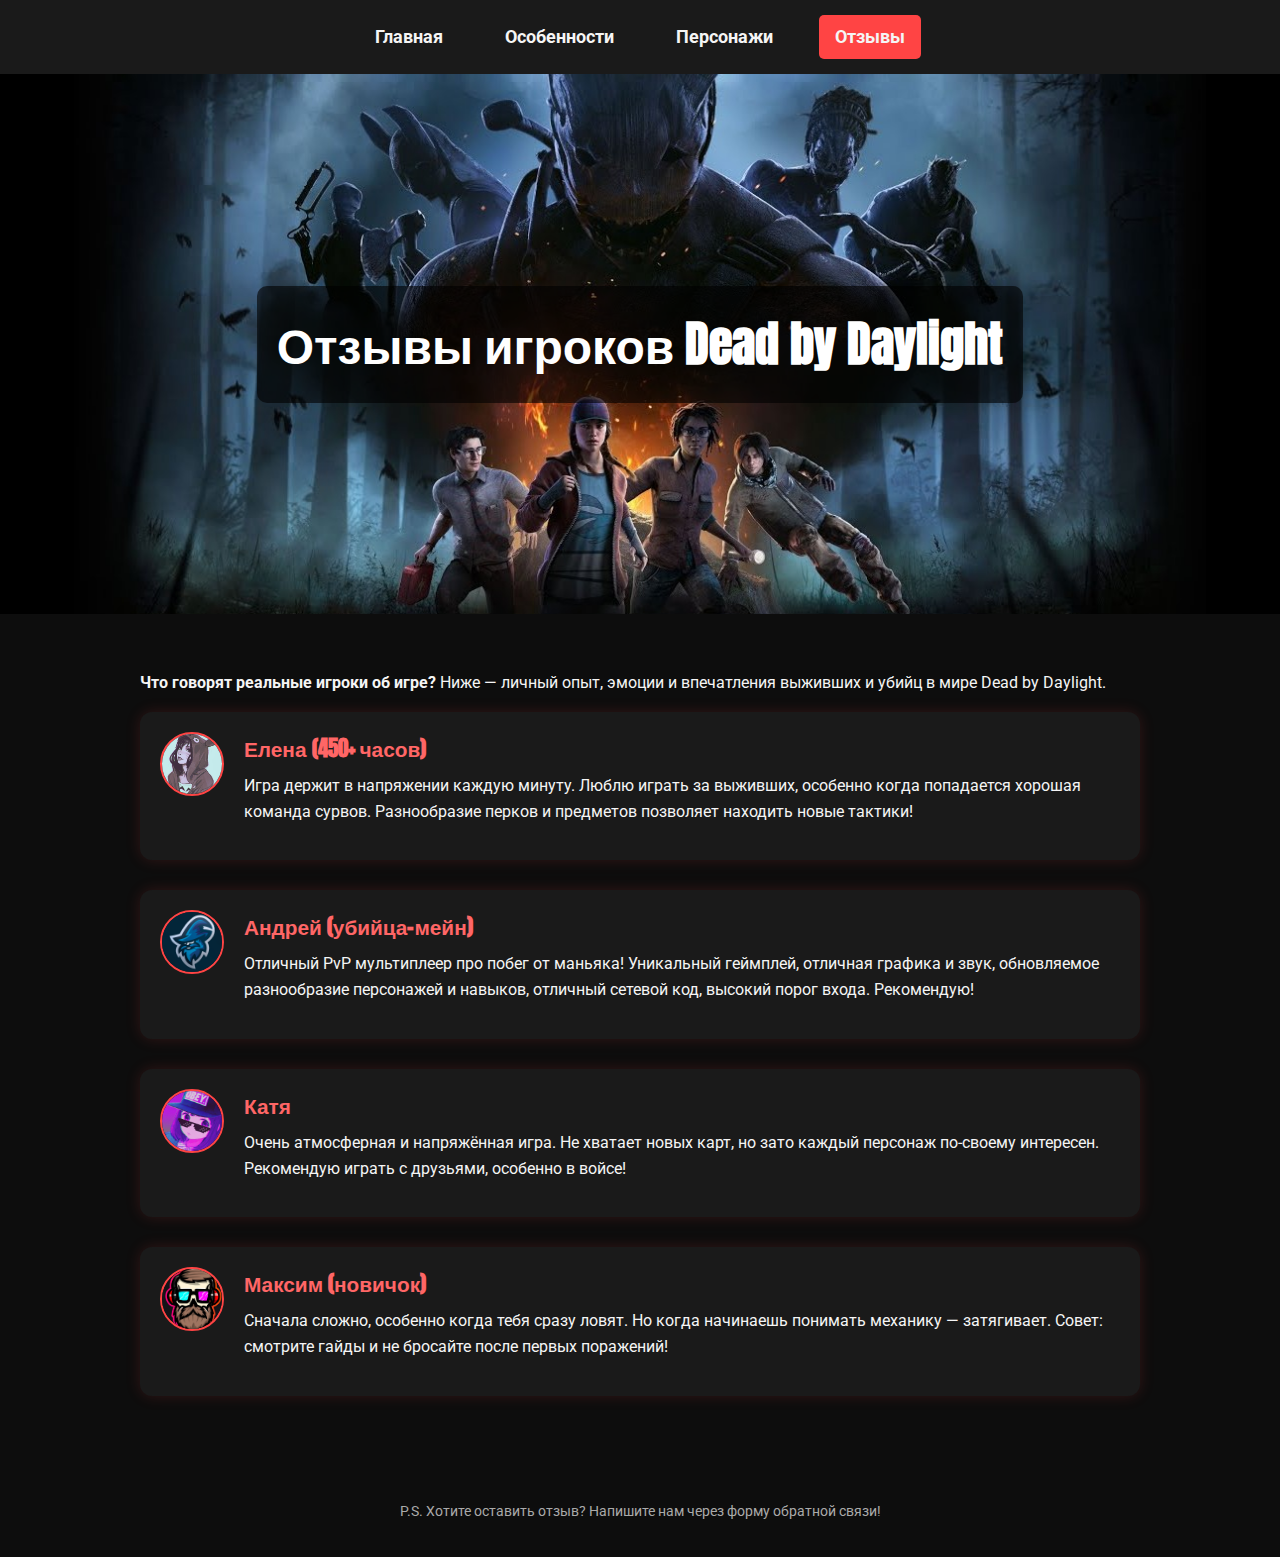
<file: maps.html>
<!DOCTYPE html>
<html lang="ru">
<head>
  <link rel="manifest" href="manifest.json">
  <meta charset="UTF-8" />
  <meta name="viewport" content="width=device-width, initial-scale=1.0" />
  <title>Dead by Daylight — Отзывы</title>
  <link href="https://fonts.googleapis.com/css2?family=Anton&family=Roboto&display=swap" rel="stylesheet" />
  <style>
    body {
      margin: 0;
      padding: 0;
      font-family: 'Roboto', sans-serif;
      /*background: url('fon.jpg');
      background-size: cover;*/
      background-color: #0d0d0d;
      color: #f5f5f5;
      line-height: 1.6;
    }

    nav {
      background-color: #1a1a1a;
      display: flex;
      justify-content: center;
      gap: 30px;
      padding: 15px 0;
    }

    nav a {
      color: #f5f5f5;
      text-decoration: none;
      font-weight: bold;
      font-size: 1.1em;
      padding: 8px 16px;
      border-radius: 5px;
      transition: background 0.3s ease;
    }

    nav a:hover,
    nav a.active {
      background-color: #ff4444;
    }

    header {
      background: url('dbd_head.jpg') no-repeat center center;
      background-size: contain;
      background-color: black;
      height: 60vh;
      display: flex;
      align-items: center;
      justify-content: center;
      text-align: center;
      color: white;
    }

    header h1 {
      font-family: 'Anton', sans-serif;
      font-size: 3em;
      background: rgba(0, 0, 0, 0.6);
      padding: 20px;
      border-radius: 10px;
    }

    main {
      padding: 40px 20px;
      max-width: 1000px;
      margin: 0 auto;
    }

    h2 {
      font-family: 'Anton', sans-serif;
      font-size: 2em;
      color: #ff4444;
      margin-top: 1.5em;
    }

    .review {
      background-color: #1a1a1a;
      padding: 20px;
      margin-bottom: 30px;
      border-radius: 12px;
      box-shadow: 0 0 15px rgba(255, 68, 68, 0.15);
      display: flex;
      align-items: flex-start;
      gap: 20px;
    }

    .review img {
      width: 60px;
      height: 60px;
      border-radius: 50%;
      object-fit: cover;
      border: 2px solid #ff4444;
    }

    .review-content {
      flex: 1;
    }

    .review h3 {
      margin: 0;
      color: #ff6666;
      font-family: 'Anton', sans-serif;
      font-size: 1.3em;
    }

    .review p {
      margin-top: 8px;
    }

    footer {
      text-align: center;
      padding: 20px;
      color: #aaa;
      font-size: 0.9em;
    }

    @media (max-width: 600px) {
      header h1 {
        font-size: 2em;
      }

      nav {
        flex-direction: column;
        gap: 10px;
      }

      .review {
        flex-direction: column;
        align-items: center;
        text-align: center;
      }

      .review img {
        margin-bottom: 10px;
      }

      .review-content {
        text-align: center;
      }
    }
  </style>
</head>
<body>

  <!-- Навигация -->
  <nav>
    <a href="index.html">Главная</a>
    <a href="features.html">Особенности</a>
    <a href="characters.html">Персонажи</a>
    <a href="map.html" class="active">Отзывы</a>
  </nav>

  <!-- Шапка -->
  <header>
    <h1>Отзывы игроков Dead by Daylight</h1>
  </header>

  <!-- Контент -->
  <main>
    <p><strong>Что говорят реальные игроки об игре?</strong> Ниже — личный опыт, эмоции и впечатления выживших и убийц в мире Dead by Daylight.</p>

    <div class="review">
      <img src="avatar1.png" alt="Аватар Елены" />
      <div class="review-content">
        <h3>Елена (450+ часов)</h3>
        <p>Игра держит в напряжении каждую минуту. Люблю играть за выживших, особенно когда попадается хорошая команда сурвов. Разнообразие перков и предметов позволяет находить новые тактики!</p>
      </div>
    </div>

    <div class="review">
      <img src="avatar2.png" alt="Аватар Андрея" />
      <div class="review-content">
        <h3>Андрей (убийца‑мейн)</h3>
        <p>Отличный PvP мультиплеер про побег от маньяка! Уникальный геймплей, отличная графика и звук, обновляемое разнообразие персонажей и навыков, отличный сетевой код, высокий порог входа. Рекомендую!</p>
      </div>
    </div>

    <div class="review">
      <img src="avatar3.png" alt="Аватар Кати" />
      <div class="review-content">
        <h3>Катя</h3>
        <p>Очень атмосферная и напряжённая игра. Не хватает новых карт, но зато каждый персонаж по-своему интересен. Рекомендую играть с друзьями, особенно в войсе!</p>
      </div>
    </div>

    <div class="review">
      <img src="avatar4.png" alt="Аватар Максима" />
      <div class="review-content">
        <h3>Максим (новичок)</h3>
        <p>Сначала сложно, особенно когда тебя сразу ловят. Но когда начинаешь понимать механику — затягивает. Совет: смотрите гайды и не бросайте после первых поражений!</p>
      </div>
    </div>
  </main>

  <!-- Подвал -->
  <footer>
    <p>P.S. Хотите оставить отзыв? Напишите нам через форму обратной связи!</p>
  </footer>
<script>
  if ('serviceWorker' in navigator) {
    navigator.serviceWorker.register('service-worker.js');
  }
</script>
</body>
</html>
</file>
